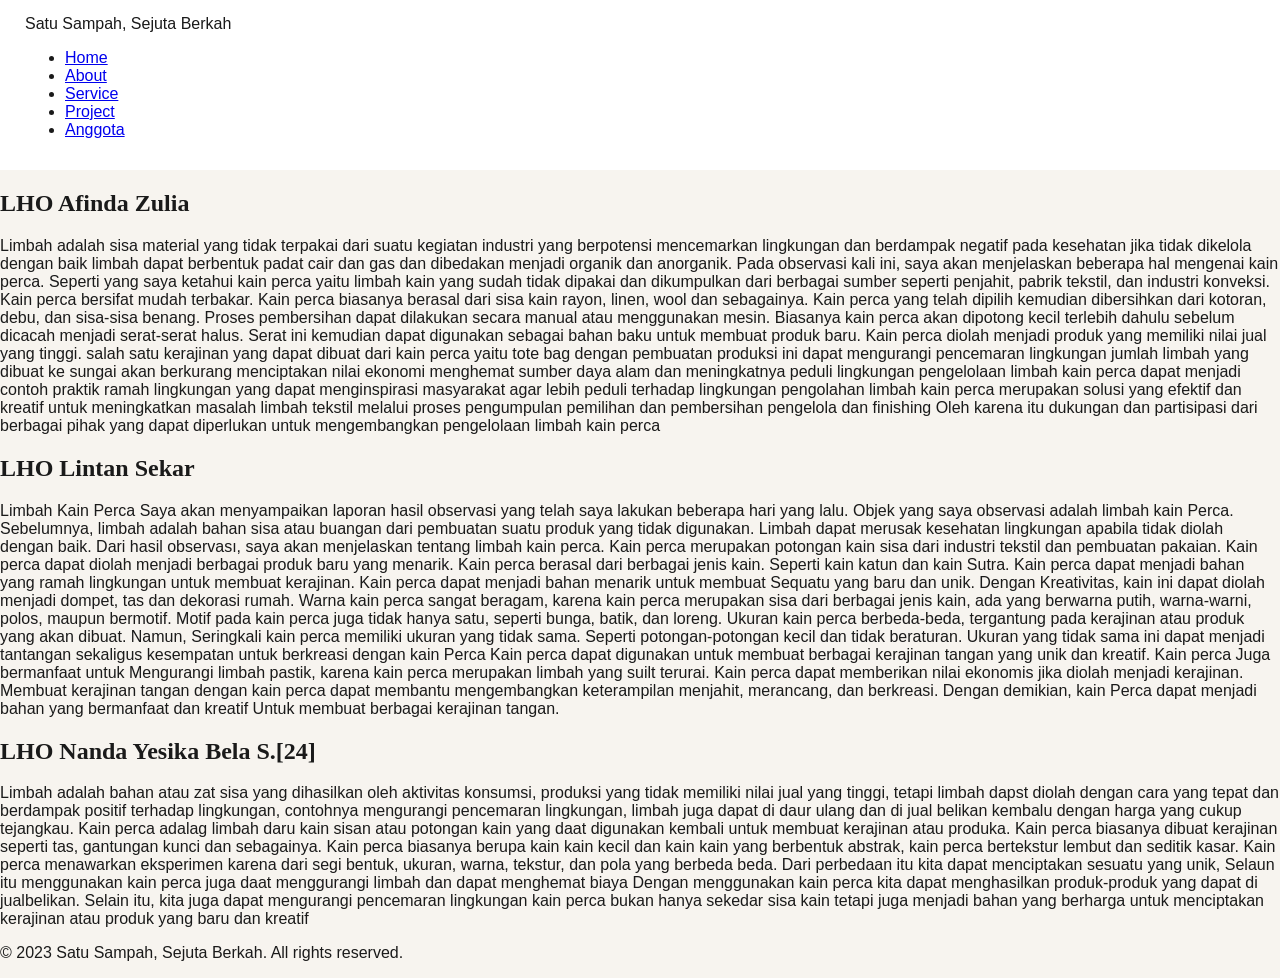
<file: bindonesia.html>
<!DOCTYPE html>
<html lang="id">
<head>
    <meta charset="UTF-8">
    <meta name="viewport" content="width=device-width, initial-scale=1.0">
    <title>LHO bindonesia - Satu Sampah, Sejuta Berkah</title>
    <link rel="stylesheet" href="style.css">
</head>
<body>
    <!-- Navbar -->
    <nav class="navbar">
        <div class="container">
            <div class="logo">Satu Sampah, Sejuta Berkah</div>
            <ul class="nav-menu">
                <li><a href="index.html">Home</a></li>
                <li><a href="index.html#about">About</a></li>
                <li><a href="index.html#service">Service</a></li>
                <li><a href="index.html#project">Project</a></li>
                <li><a href="index.html#anggota">Anggota</a></li>
            </ul>
        </div>
    </nav>

    <!-- Product Detail Section -->
    <section class="product-detail">
                </div>
            </div>

            <div class="product-content">
                <h2>LHO Afinda Zulia</h2>
                <p>
    Limbah adalah sisa material yang tidak terpakai
     dari suatu kegiatan industri yang berpotensi mencemarkan lingkungan dan berdampak negatif pada kesehatan jika tidak dikelola dengan baik limbah dapat berbentuk padat cair dan gas dan dibedakan menjadi organik dan anorganik.
  Pada observasi kali ini, saya akan menjelaskan 
  beberapa hal mengenai kain perca. Seperti yang saya ketahui kain perca yaitu limbah kain yang sudah tidak dipakai dan dikumpulkan dari berbagai sumber seperti penjahit, pabrik tekstil, dan industri konveksi. Kain perca bersifat mudah terbakar. Kain perca biasanya berasal dari sisa kain rayon, linen, wool dan sebagainya.
  Kain perca yang telah dipilih kemudian
   dibersihkan dari kotoran, debu, dan sisa-sisa benang. Proses pembersihan dapat dilakukan secara manual atau menggunakan mesin. Biasanya kain perca akan dipotong kecil terlebih dahulu sebelum dicacah menjadi serat-serat halus. Serat ini kemudian dapat digunakan sebagai bahan baku untuk membuat produk baru. Kain perca diolah menjadi produk yang memiliki nilai jual yang tinggi.  
  salah satu kerajinan yang dapat dibuat dari kain perca yaitu tote bag dengan pembuatan produksi ini dapat mengurangi pencemaran lingkungan jumlah limbah yang dibuat ke sungai akan berkurang menciptakan nilai ekonomi menghemat sumber daya alam dan meningkatnya peduli lingkungan 
pengelolaan limbah kain perca dapat menjadi contoh praktik ramah lingkungan yang dapat menginspirasi masyarakat agar lebih peduli terhadap lingkungan pengolahan limbah kain perca merupakan solusi yang efektif dan kreatif untuk meningkatkan masalah limbah tekstil melalui proses pengumpulan pemilihan dan pembersihan pengelola dan finishing Oleh karena itu dukungan dan partisipasi dari berbagai pihak yang dapat diperlukan untuk
 mengembangkan pengelolaan limbah kain perca
</p>
<h2> LHO Lintan Sekar</h2>
<p>Limbah Kain Perca  
Saya akan menyampaikan laporan hasil observasi yang telah saya lakukan beberapa hari yang lalu. Objek yang saya observasi adalah limbah kain Perca. Sebelumnya, limbah adalah bahan sisa atau buangan dari pembuatan suatu produk yang tidak digunakan. Limbah dapat merusak kesehatan lingkungan apabila tidak diolah dengan baik. Dari hasil observası, saya akan menjelaskan tentang limbah kain perca.

Kain perca
 merupakan 
 potongan kain sisa dari industri tekstil dan pembuatan pakaian. Kain perca dapat diolah menjadi berbagai produk baru yang menarik. Kain perca berasal dari berbagai jenis kain. Seperti kain katun dan kain Sutra. Kain perca dapat menjadi bahan yang ramah lingkungan untuk membuat kerajinan. Kain perca dapat menjadi bahan menarik untuk membuat Sequatu yang baru dan unik. Dengan Kreativitas, kain ini dapat diolah menjadi dompet, tas dan dekorasi rumah. 

Warna kain perca 
sangat beragam,
 karena kain perca merupakan sisa dari berbagai jenis kain, ada yang berwarna putih, warna-warni, polos, maupun bermotif. Motif pada kain perca juga tidak hanya satu, seperti bunga, batik, dan loreng. Ukuran kain perca berbeda-beda, tergantung pada kerajinan atau produk yang akan dibuat. Namun, Seringkali kain perca memiliki ukuran yang tidak sama. Seperti potongan-potongan kecil dan tidak beraturan. Ukuran yang tidak sama ini dapat menjadi tantangan sekaligus kesempatan untuk berkreasi dengan kain Perca 

Kain perca dapat digunakan untuk membuat berbagai kerajinan tangan yang unik dan kreatif. Kain perca Juga bermanfaat untuk Mengurangi limbah pastik, karena kain perca merupakan limbah yang suilt terurai. Kain perca dapat memberikan nilai ekonomis jika diolah menjadi kerajinan. Membuat kerajinan tangan dengan kain perca dapat membantu mengembangkan keterampilan menjahit, merancang, dan berkreasi. Dengan demikian, kain Perca dapat menjadi bahan yang bermanfaat dan kreatif Untuk membuat berbagai kerajinan tangan.
</p>
<h2>LHO Nanda Yesika Bela S.[24]</h2>
<P>Limbah adalah bahan atau zat sisa yang dihasilkan oleh aktivitas konsumsi, produksi yang tidak memiliki nilai jual yang tinggi, tetapi limbah dapst diolah dengan cara yang tepat dan berdampak positif terhadap lingkungan, contohnya mengurangi pencemaran lingkungan, limbah juga dapat di daur ulang dan di jual belikan kembalu dengan harga yang cukup tejangkau.

Kain perca adalag limbah daru kain sisan atau potongan kain yang daat digunakan kembali untuk membuat kerajinan atau produka. Kain perca biasanya dibuat kerajinan seperti tas, gantungan kunci dan sebagainya.
Kain perca biasanya berupa kain kain kecil dan kain kain yang berbentuk abstrak, kain perca bertekstur lembut dan seditik kasar.


Kain perca menawarkan eksperimen karena dari segi bentuk, ukuran, warna, tekstur, dan pola yang berbeda beda. Dari perbedaan itu kita dapat menciptakan sesuatu yang unik, Selaun itu menggunakan kain perca juga daat menggurangi limbah dan dapat menghemat biaya


Dengan menggunakan kain perca kita dapat menghasilkan produk-produk yang dapat di jualbelikan. Selain itu, kita juga dapat mengurangi pencemaran lingkungan kain perca bukan hanya sekedar sisa kain tetapi juga menjadi bahan yang berharga untuk menciptakan kerajinan atau produk yang baru dan kreatif</P>

    </section>

    <!-- Footer -->
    <footer class="footer">
        <div class="container">
            <p>&copy; 2023 Satu Sampah, Sejuta Berkah. All rights reserved.</p>
        </div>
    </footer>
</body>
</html>
</file>
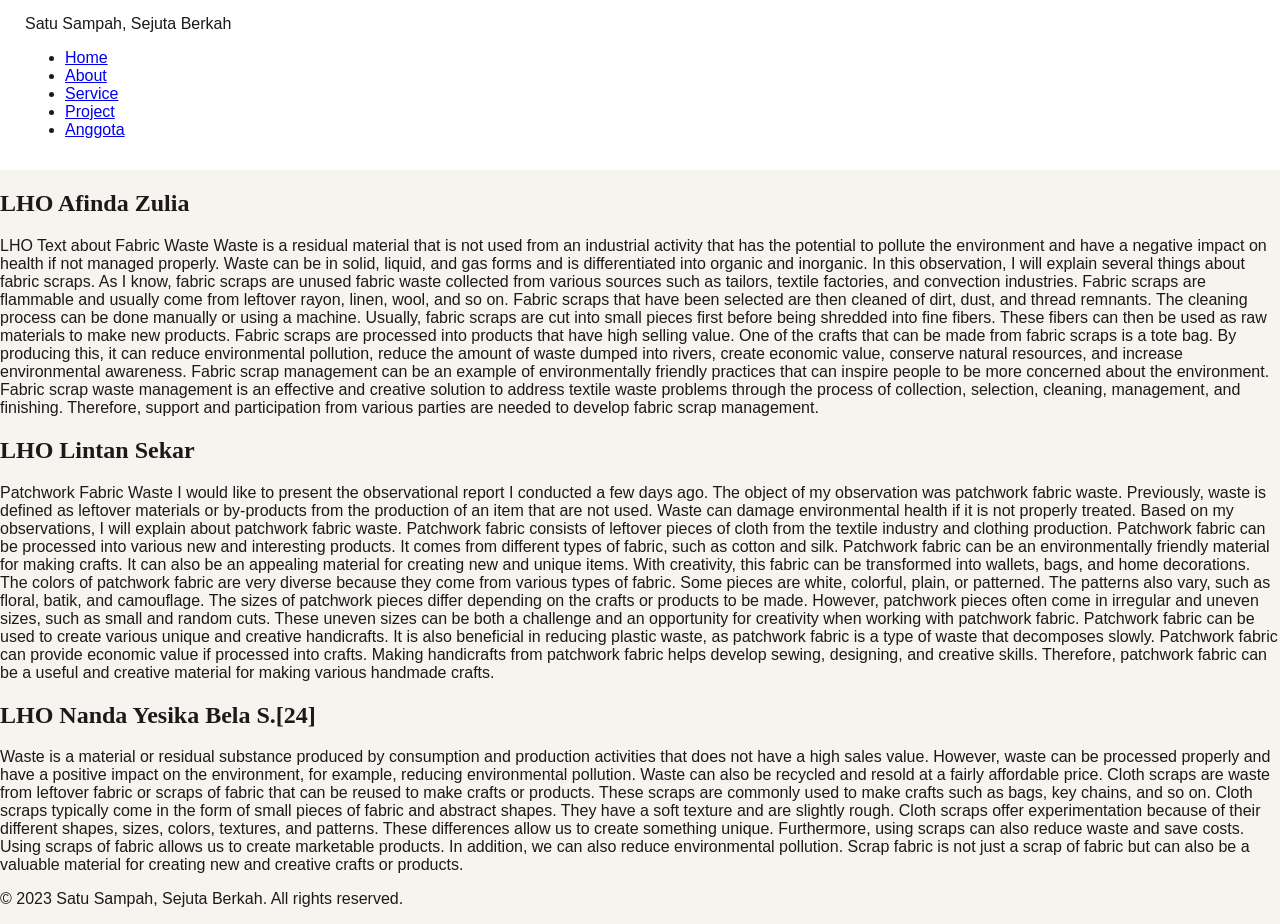
<file: binggris.html>
<!DOCTYPE html>
<html lang="id">
<head>
    <meta charset="UTF-8">
    <meta name="viewport" content="width=device-width, initial-scale=1.0">
    <title>LHO binggris - Satu Sampah, Sejuta Berkah</title>
    <link rel="stylesheet" href="style.css">
</head>
<body>
    <!-- Navbar -->
    <nav class="navbar">
        <div class="container">
            <div class="logo">Satu Sampah, Sejuta Berkah</div>
            <ul class="nav-menu">
                <li><a href="index.html">Home</a></li>
                <li><a href="index.html#about">About</a></li>
                <li><a href="index.html#service">Service</a></li>
                <li><a href="index.html#project">Project</a></li>
                <li><a href="index.html#anggota">Anggota</a></li>
            </ul>
        </div>
    </nav>

    <!-- Product Detail Section -->
    <section class="product-detail">
                </div>
            </div>

            <div class="product-content">
                <h2>LHO Afinda Zulia</h2>
                <p>LHO Text about Fabric Waste

Waste is a residual material that is not used from an industrial activity that has the potential to pollute the environment and have a negative impact on health if not managed properly. Waste can be in solid, liquid, and gas forms and is differentiated into organic and inorganic.

In this observation, I will explain several things about fabric scraps. As I know, fabric scraps are unused fabric waste collected from various sources such as tailors, textile factories, and convection industries. Fabric scraps are flammable and usually come from leftover rayon, linen, wool, and so on.

Fabric scraps that have been selected are then cleaned of dirt, dust, and thread remnants. The cleaning process can be done manually or using a machine. Usually, fabric scraps are cut into small pieces first before being shredded into fine fibers. These fibers can then be used as raw materials to make new products.

Fabric scraps are processed into products that have high selling value. One of the crafts that can be made from fabric scraps is a tote bag. By producing this, it can reduce environmental pollution, reduce the amount of waste dumped into rivers, create economic value, conserve natural resources, and increase environmental awareness.

Fabric scrap management can be an example of environmentally friendly practices that can inspire people to be more concerned about the environment. Fabric scrap waste management is an effective and creative solution to address textile waste problems through the process of collection, selection, cleaning, management, and finishing. Therefore, support and participation from various parties are needed to develop fabric scrap management.
</p>
<h2> LHO Lintan Sekar</h2>
<p>Patchwork Fabric Waste

I would like to present the observational report I conducted a few days ago. The object of my observation was patchwork fabric waste. Previously, waste is defined as leftover materials or by-products from the production of an item that are not used. Waste can damage environmental health if it is not properly treated. Based on my observations, I will explain about patchwork fabric waste.

Patchwork fabric consists of leftover pieces of cloth from the textile industry and clothing production. Patchwork fabric can be processed into various new and interesting products. It comes from different types of fabric, such as cotton and silk. Patchwork fabric can be an environmentally friendly material for making crafts. It can also be an appealing material for creating new and unique items. With creativity, this fabric can be transformed into wallets, bags, and home decorations.

The colors of patchwork fabric are very diverse because they come from various types of fabric. Some pieces are white, colorful, plain, or patterned. The patterns also vary, such as floral, batik, and camouflage. The sizes of patchwork pieces differ depending on the crafts or products to be made. However, patchwork pieces often come in irregular and uneven sizes, such as small and random cuts. These uneven sizes can be both a challenge and an opportunity for creativity when working with patchwork fabric.

Patchwork fabric can be used to create various unique and creative handicrafts. It is also beneficial in reducing plastic waste, as patchwork fabric is a type of waste that decomposes slowly. Patchwork fabric can provide economic value if processed into crafts. Making handicrafts from patchwork fabric helps develop sewing, designing, and creative skills. Therefore, patchwork fabric can be a useful and creative material for making various handmade crafts.
<h2>LHO Nanda Yesika Bela S.[24]</h2>
<P>Waste is a material or residual substance produced by consumption and production activities that does not have a high sales value. However, waste can be processed properly and have a positive impact on the environment, for example, reducing environmental pollution. Waste can also be recycled and resold at a fairly affordable price.

Cloth scraps are waste from leftover fabric or scraps of fabric that can be reused to make crafts or products. These scraps are commonly used to make crafts such as bags, key chains, and so on.
Cloth scraps typically come in the form of small pieces of fabric and abstract shapes. They have a soft texture and are slightly rough.

Cloth scraps offer experimentation because of their different shapes, sizes, colors, textures, and patterns. These differences allow us to create something unique. Furthermore, using scraps can also reduce waste and save costs.

Using scraps of fabric allows us to create marketable products. In addition, we can also reduce environmental pollution. Scrap fabric is not just a scrap of fabric but can also be a valuable material for creating new and creative crafts or products.</P>

    </section>

    <!-- Footer -->
    <footer class="footer">
        <div class="container">
            <p>&copy; 2023 Satu Sampah, Sejuta Berkah. All rights reserved.</p>
        </div>
    </footer>
</body>
</html>
</file>
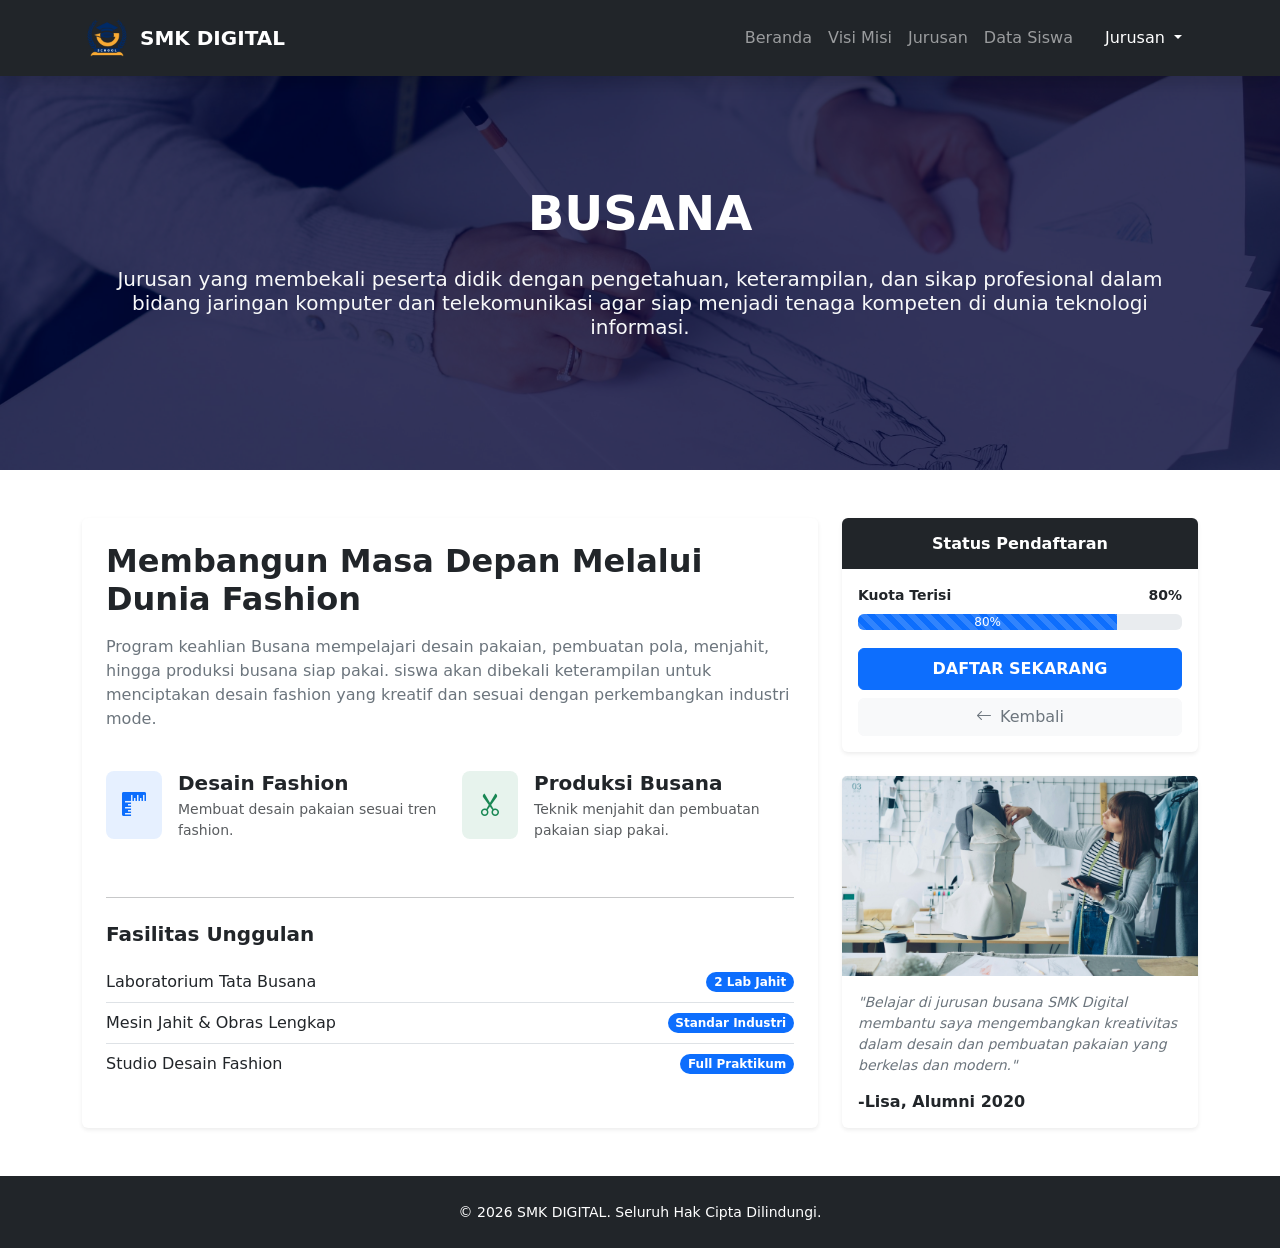
<file: busana.html>
<!DOCTYPE html>
<html lang="en">
<head>
    <meta charset="UTF-8">
    <meta name="viewport" content="width=device-width, initial-scale=1.0">
    <meta http-equiv="X-UA-Compatible" content="ie=edge">
    <title>BUSANA - SMK DIGITAL</title>
    
    <link href="https://cdn.jsdelivr.net/npm/bootstrap@5.3.8/dist/css/bootstrap.min.css" rel="stylesheet"/>
    <link rel="stylesheet" href="https://cdn.jsdelivr.net/npm/bootstrap-icons@1.11.1/font/bootstrap-icons.css"/>
    
    <style>
        body {
            padding-top: 70px;
        }
        .hero {
            background-image: url("busana1.jpg");
            background-size: cover;
            background-position: center;
            background-repeat: no-repeat;
            height: 400px;
            width: 100%;
            position: relative;
        }
        .overlay {
            background-color: rgba(0, 0, 50, 0.75);
            position: absolute;
            top: 0;
            left: 0;
            width: 100%;
            height: 100%;
            display: flex;
            align-items: center;
            justify-content: center;
            padding: 20px;
        }
        @media (max-width: 576px) {
            .hero {
                height: 350px;
            }
            .hero h1 {
                font-size: 1.8rem;
            }
            .hero p {
                font-size: 1rem;
            }
        }
    </style>
</head>
<body>
    <nav class="navbar navbar-expand-lg navbar-dark bg-dark shadow fixed-top">
        <div class="container">
            <a class="navbar-brand fw-bold d-flex align-items-center" href="#">
                <img src="logo.png" alt="" class="rounded-circle me-2" width="50" height="50">
                SMK DIGITAL
            </a>

            <button class="navbar-toggler" type="button" data-bs-toggle="collapse" data-bs-target="#navbarNav">
                <span class="navbar-toggler-icon"></span>
            </button>

            <div class="collapse navbar-collapse" id="navbarNav">
                <ul class="navbar-nav ms-auto align-items-center">
                    <li class="nav-item"><a class="nav-link" href="
                    index.html#home">Beranda</a></li>
                    <li class="nav-item"><a class="nav-link" href="index2.html#visi">Visi Misi</a></li>
                    <li class="nav-item"><a class="nav-link" href="index2.html#jurusan">Jurusan</a></li>
                    <li class="nav-item"><a class="nav-link" href="index2.html#data">Data Siswa</a></li>
                    <li class="nav-item dropdown">
                        <a class="nav-link dropdown-toggle btn btn-dark text-white px-3 ms-lg-2" href="#" id="navbarDropdown" role="button" data-bs-toggle="dropdown" aria-expanded="false">
                            Jurusan
                        </a>
                        <ul class="dropdown-menu dropdown-menu-end" aria-labelledby="navbarDropdown">
                            <li><a class="dropdown-item" href="pplg.html">PPLG</a></li>
                            <li><a class="dropdown-item" href="tjkt.html">TJKT</a></li>
                            <li><a class="dropdown-item" href="kuliner.html">Kuliner</a></li>
                            <li><a class="dropdown-item" href="busana.html">Busana</a></li>
                            <li><a class="dropdown-item" href="otomotif.html">Otomotif</a></li> <hr>
                             <li><a class="dropdown-item" href="index2.html#jurusan">Lihat Semua</a></li>
                        </ul>
                    </li>
                </ul>
            </div>
        </div>
    </nav>

    <div class="hero" id="home">
        <div class="overlay text-center">
            <div class="container text-white">
                <h1 class="display-5 fw-bold">BUSANA
                <p class="lead text-light mt-4">Jurusan yang membekali peserta didik dengan pengetahuan, keterampilan, dan sikap profesional dalam bidang jaringan komputer dan telekomunikasi agar siap menjadi tenaga kompeten di dunia teknologi informasi.</p>
            </div>
        </div>
    </div>
    
    <div class="container my-5">
      <div class="row g-4">
        <div class="col-lg-8">
          <div class="card border-0 shadow-sm p-4 h-100">
            <h2 class="fw-bold mb-3">Membangun Masa Depan Melalui Dunia Fashion</h2>
            <p class="text-secondary">Program keahlian Busana mempelajari desain pakaian, pembuatan pola, menjahit, hingga produksi busana siap pakai. siswa akan dibekali keterampilan untuk menciptakan desain fashion yang kreatif dan sesuai dengan perkembangkan industri mode.</p>
            
            <div class="row mt-4">
              <div class="col-md-6 mb-3">
                <div class="d-flex align-items-start">
                  <div class="bg-primary bg-opacity-10 p-3 rounded-3 me-3 text-primary"> <i class="bi-rulers fs-4"></i></div>
                  <div>
                      <h5 class="fw-bold mb-1">Desain Fashion</h5>
                      <p class="small text-muted">Membuat desain pakaian sesuai tren fashion.</p>
                </div>
              </div>
            </div>
            <div class="col-md-6 mb-3">
              <div class="d-flex align-items-start">
                <div class="bg-success bg-opacity-10 p-3 rounded-3 me-3 text-success">
                  <i class="bi-scissors
                  fs-4"></i>
                </div>
                <div>
                  <h5 class="fw-bold mb-1">Produksi Busana</h5>
                  <p class="small text-muted">Teknik menjahit dan pembuatan pakaian siap pakai.</p>
                </div>
              </div>
            </div>
          </div>
          <hr class="my-4">
          <h5 class="fw-bold mb-3">Fasilitas Unggulan</h5>
          <ul class="list-group list-group-flush">
            <li class="list-group-item d-flex justify-content-between align-items-center px-0">Laboratorium Tata Busana
            <span class="badge bg-primary rounded-pill">2 Lab Jahit</span>
            </li>
               <li class="list-group-item d-flex justify-content-between align-items-center px-0">Mesin Jahit & Obras Lengkap
            <span class="badge bg-primary rounded-pill">Standar Industri</span>
            </li>
             <li class="list-group-item d-flex justify-content-between align-items-center px-0">
               Studio Desain Fashion
            <span class="badge bg-primary rounded-pill">Full Praktikum</span>
            </li>
          </ul>
        </div>
      </div>
      <div class="col-lg-4">
        <div class="card border-0 shadow-sm mb-4 overflow-hidden">
          <div class="bg-dark text-white p-3 text-center">
            <h6 class="mb-0 fw-bold">Status Pendaftaran</h6>
          </div>
          <div class="card-body">
            <div class="d-flex justify-content-between mb-2">
              <small class="fw-bold">Kuota Terisi</small>
              <small class="fw-bold">80%</small>
            </div>
            <div class="progress-mb-4" style="height: 10px;">
              <div class="progress-bar progress-bar-striped progress-bar-animated" role="progressbar" style="width: 80%"></div>
               <div class="progress mb-2"><div class="progress-bar progress-bar-striped progress-bar-animated" style="width: 80%"> 80% </div></div>
                </div>
            <a href="#" class="btn btn-primary w-100 fw-bold py-2 mv-2 mt-4 mb-2" data-bs-toggle="modal" data-bs-target="#exampleModal">DAFTAR SEKARANG</a>
           <div class="modal fade" id="exampleModal" tabindex="-1" aria-labelledby="exampleModalLabel" aria-hidden="true">
        <div class="modal-dialog">
            <div class="modal-content">
            <div class="modal-header bg-primary">
                <h1 class="modal-title fs-5 bg-primary text-white" id="exampleModalLabel"><i class="bi bi-person-fill-add" style="margin-right: 10px;"></i>Tambah Siswa Baru</h1>
                <button type="button" class="btn-close" data-bs-dismiss="modal" aria-label="Close"></button>
            </div>
            <div class="modal-body">
              <form>
           <div class="mb-3">
            <label for="disabledTextInput" class="form-label fw-bold">Nama Lengkap</label>
            <input type="text" id="disabledTextInput" class="form-control" placeholder="Masukkan Nama Anda...">
            </div>
            <div class="mb-3">
            <label for="disabledTextInput" class="form-label fw-bold">NISN</label>
            <input type="text" id="disabledTextInput" class="form-control" placeholder="Masukkan NISN Anda...">
            </div>
             <div class="mb-3">
            <label for="disabledTextInput" class="form-label fw-bold">Tempat Tanggal Lahir</label>
            <input type="text" id="disabledTextInput" class="form-control" placeholder="Contoh : Semarang, 23 Juni 2009">
            </div>
            <div class="mb-3">
            <label for="disabledSelect" class="form-label fw-bold">Jenis Jalur Pendaftaran</label>
            <select id="disabledSelect" class="form-select" placeholder="Pilih Jalur...">
                <option>Pilih Jalur...</option>
                <option>Prestasi</option>
                <option>Domisili</option>
                <option>Afirmasi</option>
                <option>Mutasi</option>
            </select>
            </div>
            <div class="mb-3">
            <label for="formFile" class="form-label fw-bold">Foto Siswa</label>
            <input class="form-control" type="file" id="formFile">
            <div id="passwordHelpBlock" class="form-text">
            Format: JPG, PNG (Maks 5MB)
            </div>
            </div>
            </form>
            </div>
            <div class="modal-footer">
                <button type="button" class="btn btn-secondary" data-bs-dismiss="modal">Batal</button>
                <button type="button" class="btn btn-primary" onclick="alert('Pendaftaran Sukses!🎉 Jangan lupa daftar ulang ke sekolah ya!')">Daftar</button>
            </div>
            </div>
        </div>
        </div>
             <button onclick="location.href='index2.html#busana'" class="btn btn-light w-100 text-secondary small"> <i class="bi bi-arrow-left me-2"></i>Kembali</button>
          </div>
        </div>
        <div class="card border-0 shadow-sm"><img src="busana2.jpg" class="card-img-top" alt="Jurusan busana">
        
        <div class="card-body">
          <p class="fst-italic text-secondary small">​​"Belajar di jurusan busana SMK Digital membantu saya mengembangkan kreativitas dalam desain dan pembuatan pakaian yang berkelas dan modern."</p>
            <h6 class="fw-bold mb-0">-Lisa, Alumni 2020</h6>
        </div>
        </div>
      </div>
    </div>
    </div>
    
    <footer class="bg-dark text-white text-center py-4 mt-5">
      <div class="container">
        <small>&copy; 2026 SMK DIGITAL. Seluruh Hak Cipta Dilindungi.</small>
      </div>
    </footer>
    

    <script src="https://cdn.jsdelivr.net/npm/bootstrap@5.3.0/dist/js/bootstrap.bundle.min.js"></script>
</body>
</html>
</file>
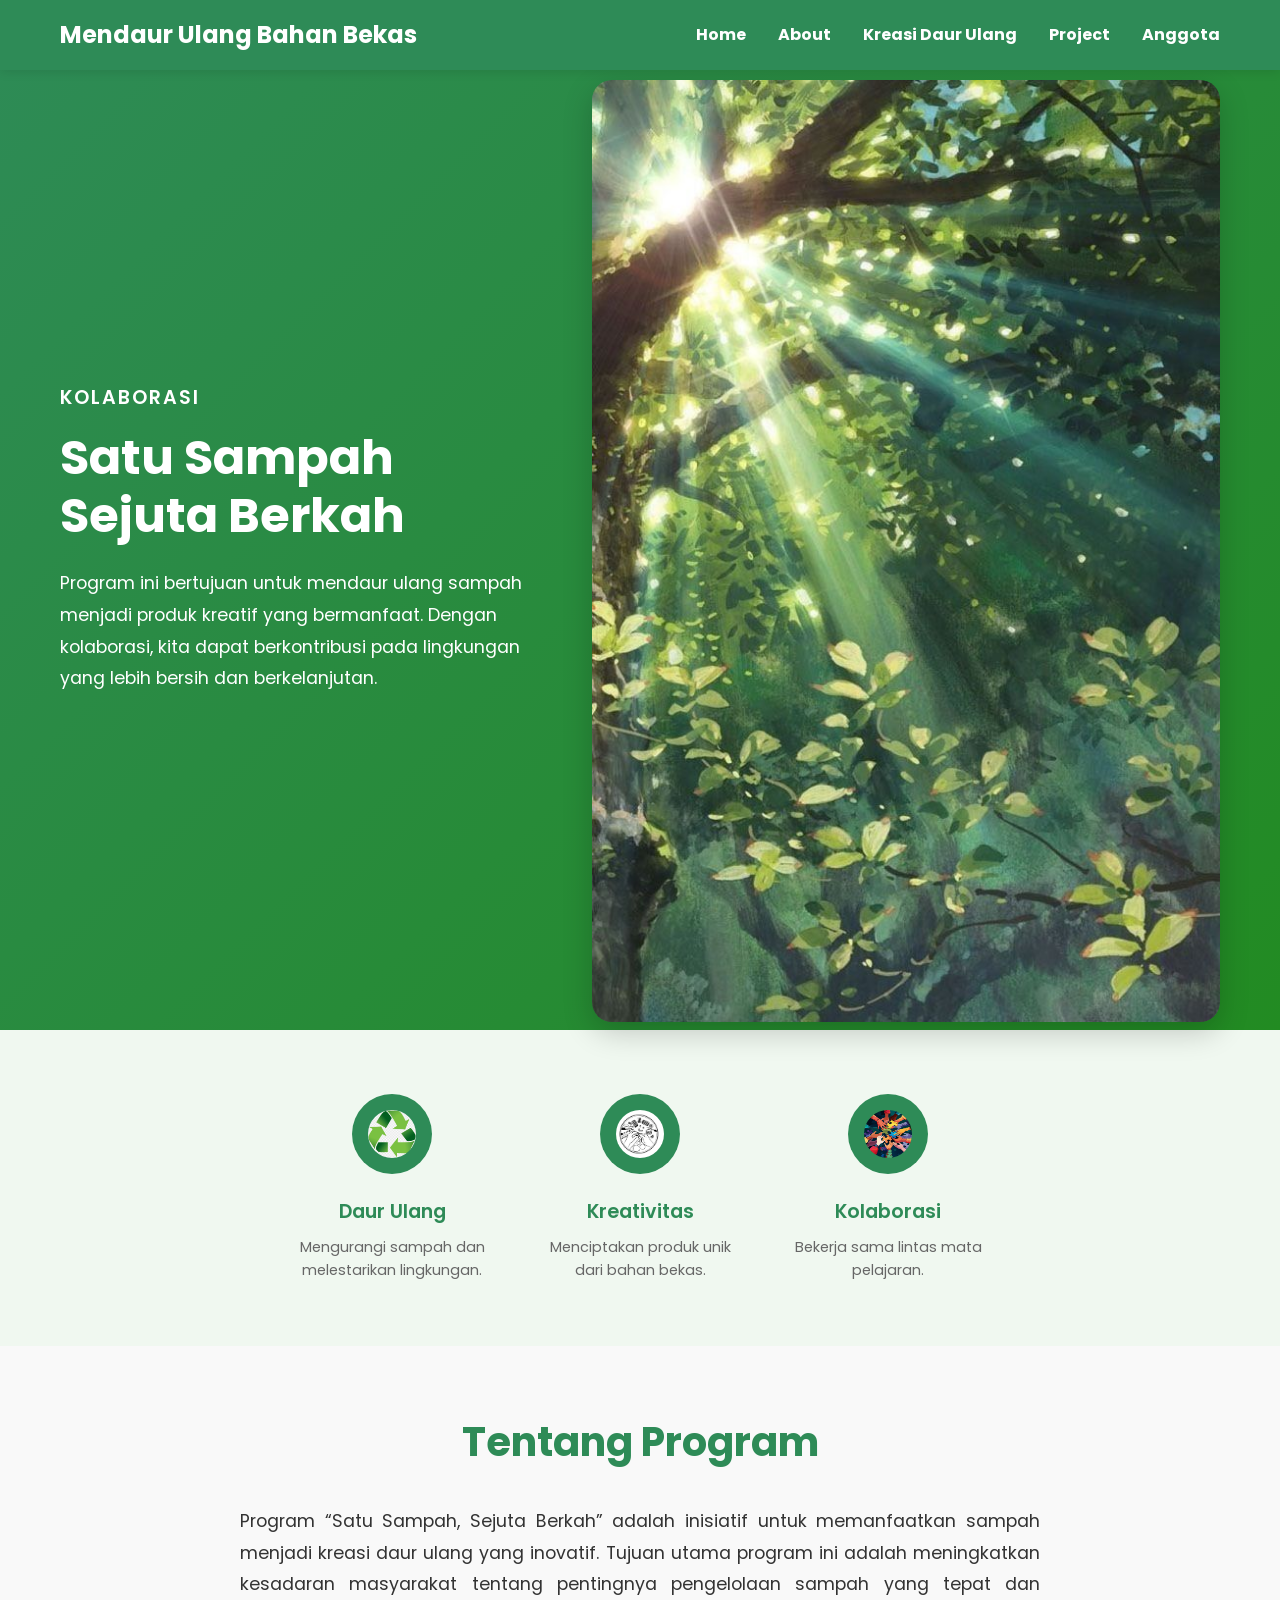
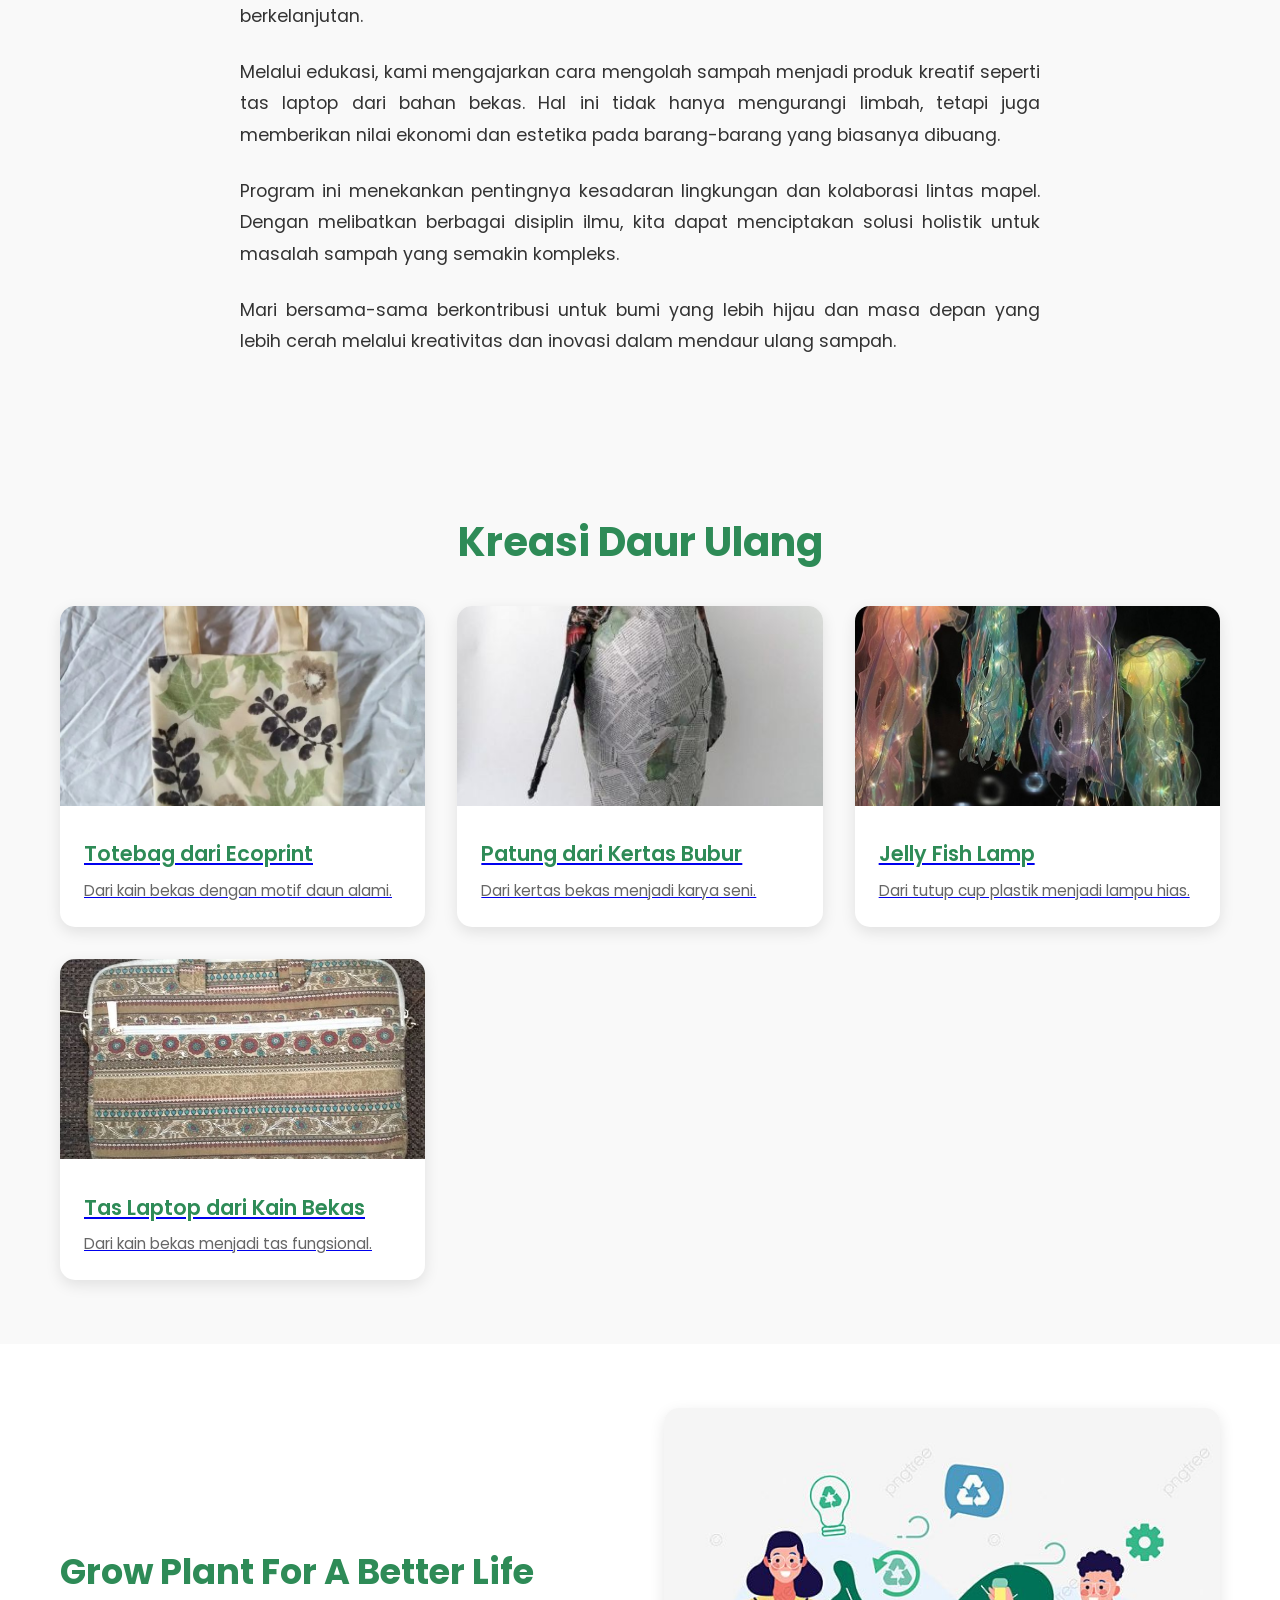
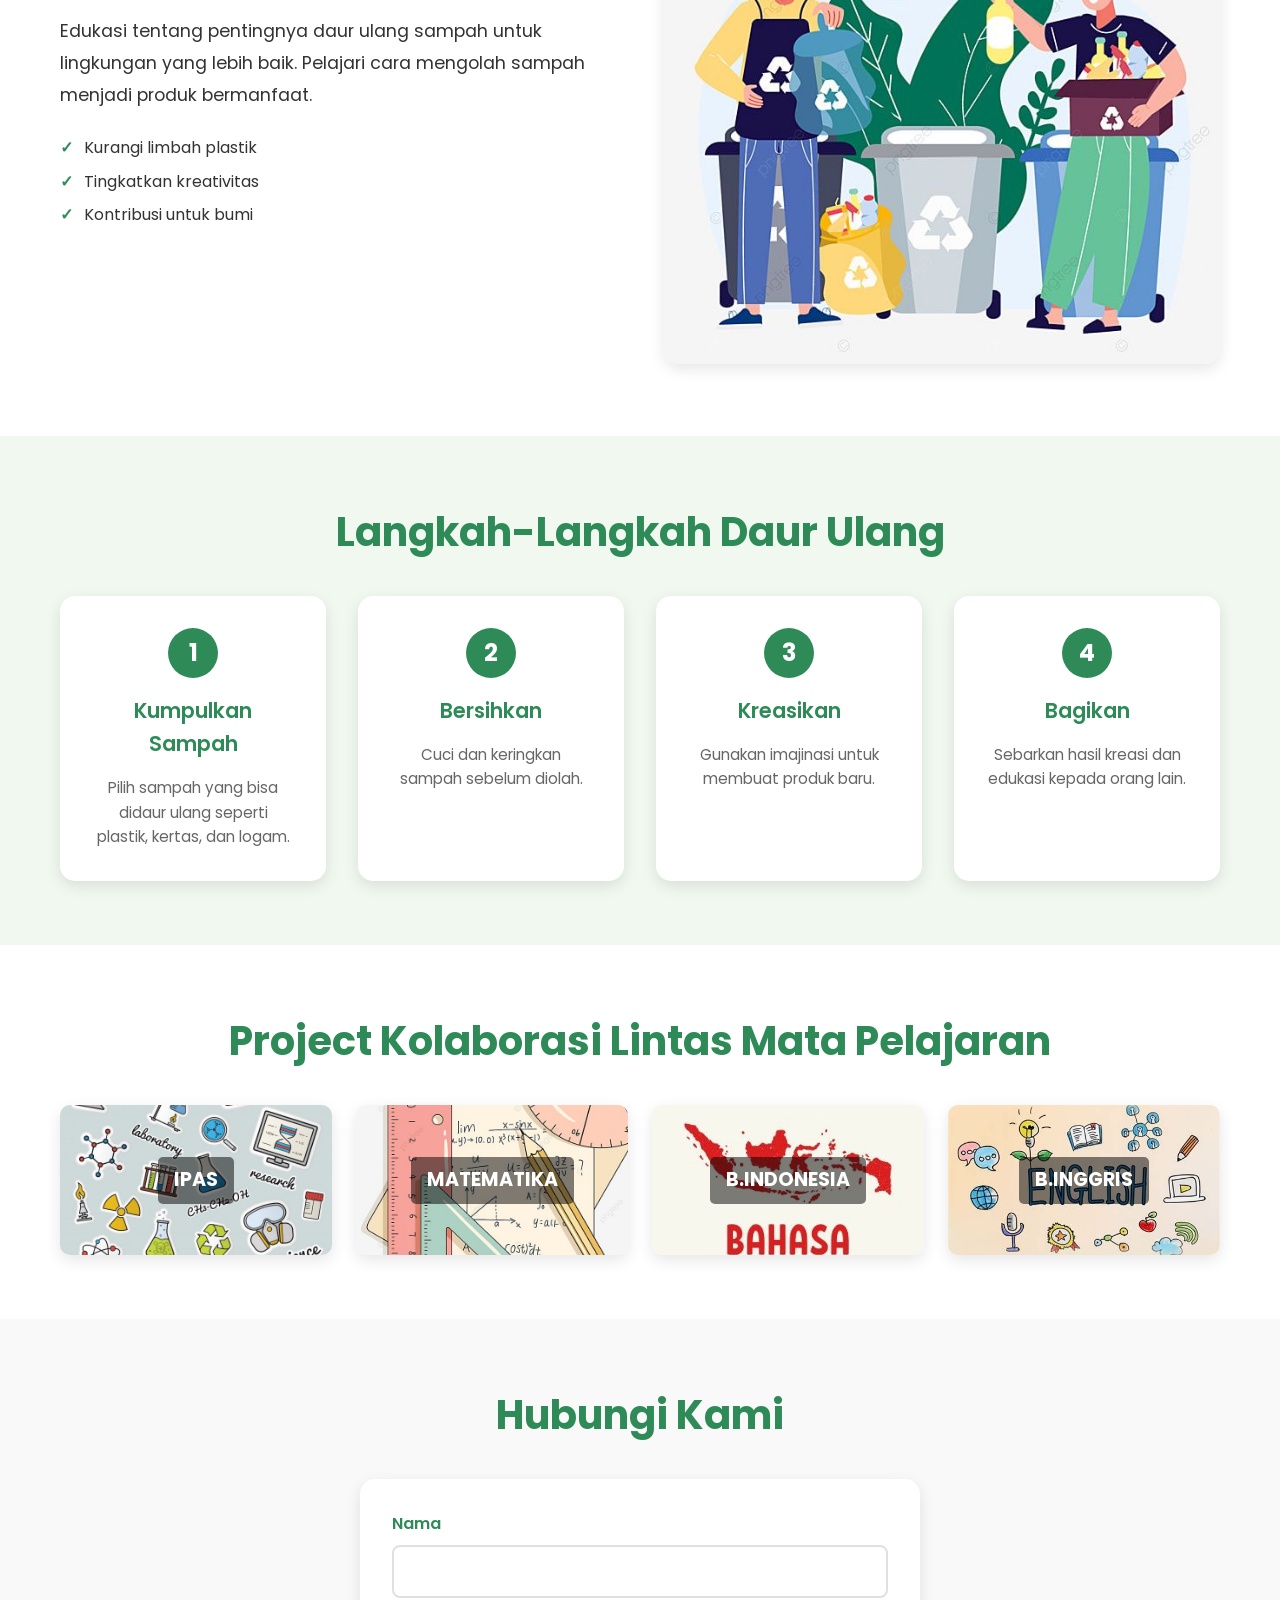
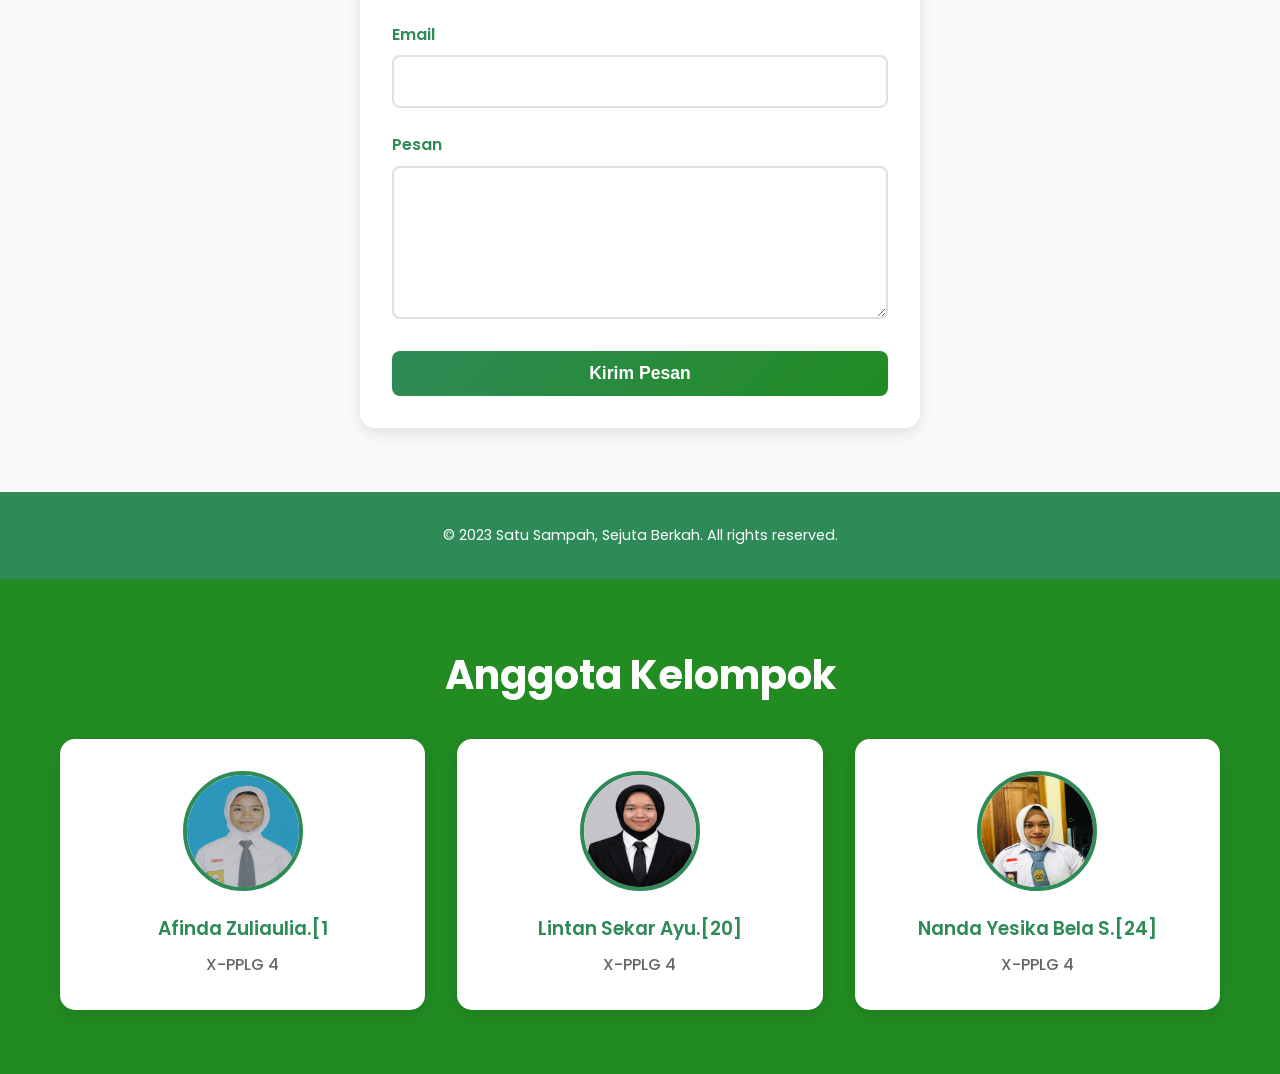
<file: index-2.html>
<!DOCTYPE html>
<html lang="id">
<head>
    <meta charset="UTF-8">
    <meta name="viewport" content="width=device-width, initial-scale=1.0">
    <title>Satu Sampah, Sejuta Berkah</title>
    <link rel="stylesheet" href="styles.css">
</head>
<body>
    <!-- Navbar -->
    <nav class="navbar">
        <div class="container">
            <div class="logo">Mendaur Ulang Bahan Bekas</div>
            <ul class="nav-menu">
                <li><a href="#home">Home</a></li>
                <li><a href="#about">About</a></li>
                <li><a href="#kreasi">Kreasi Daur Ulang</a></li>
                <li><a href="#project">Project</a></li>
                <li><a href="#anggota">Anggota</a></li>
            </ul>
        </div>
    </nav>

    <!-- Hero Section -->
    <section id="home" class="hero">
        <div class="container">
            <div class="hero-content">
                <h1 class="hero-subtitle">KOLABORASI</h1>
                <h2 class="hero-title">Satu Sampah Sejuta Berkah</h2>
                <p class="hero-text">
                    Program ini bertujuan untuk mendaur ulang sampah menjadi produk kreatif yang bermanfaat. Dengan kolaborasi, kita dapat berkontribusi pada lingkungan yang lebih bersih dan berkelanjutan.
                </p>
            </div>
            <div class="hero-image">
                <img src="background.jpg" alt="Ilustrasi Lingkungan">
            </div>
        </div>
    </section>

    <!-- Benefits Section -->
    <section class="benefits">
        <div class="container">
            <div class="benefits-grid">
                <div class="benefit-item">
                    <img src="daur ulang (2).jpg" alt="Benefit 1">
                    <h3>Daur Ulang</h3>
                    <p>Mengurangi sampah dan melestarikan lingkungan.</p>
                </div>
                <div class="benefit-item">
                    <img src="kreativitas.jpg" alt="Benefit 2">
                    <h3>Kreativitas</h3>
                    <p>Menciptakan produk unik dari bahan bekas.</p>
                </div>
                <div class="benefit-item">
                    <img src="kolaborai.jpeg" alt="Benefit 3">
                    <h3>Kolaborasi</h3>
                    <p>Bekerja sama lintas mata pelajaran.</p>
                </div>
            </div>
        </div>
    </section>

    <!-- About Section -->
    <section id="about" class="about">
        <div class="container">
            <h2 class="section-title">Tentang Program</h2>
            <p>
                Program “Satu Sampah, Sejuta Berkah” adalah inisiatif untuk memanfaatkan sampah menjadi kreasi daur ulang yang inovatif. Tujuan utama program ini adalah meningkatkan kesadaran masyarakat tentang pentingnya pengelolaan sampah yang tepat dan berkelanjutan.
            </p>
            <p>
                Melalui edukasi, kami mengajarkan cara mengolah sampah menjadi produk kreatif seperti tas laptop dari bahan bekas. Hal ini tidak hanya mengurangi limbah, tetapi juga memberikan nilai ekonomi dan estetika pada barang-barang yang biasanya dibuang.
            </p>
            <p>
                Program ini menekankan pentingnya kesadaran lingkungan dan kolaborasi lintas mapel. Dengan melibatkan berbagai disiplin ilmu, kita dapat menciptakan solusi holistik untuk masalah sampah yang semakin kompleks.
            </p>
            <p>
                Mari bersama-sama berkontribusi untuk bumi yang lebih hijau dan masa depan yang lebih cerah melalui kreativitas dan inovasi dalam mendaur ulang sampah.
            </p>
        </div>
    </section>

    <!-- Products Section -->
    <section id="kreasi" class="products">
        <div class="container">
            <h2 class="section-title">Kreasi Daur Ulang</h2>
            <div class="products-grid">
                <a href="totebag.html" class="product-card">
                    <img src="ecoprint.jpg" alt="Totebag Ecoprint">
                    <h3>Totebag dari Ecoprint</h3>
                    <p>Dari kain bekas dengan motif daun alami.</p>
                </a>
                <a href="patung.html" class="product-card">
                    <img src="patung.jpg" alt="Patung Kertas Bubur">
                    <h3>Patung dari Kertas Bubur</h3>
                    <p>Dari kertas bekas menjadi karya seni.</p>
                </a>
                <a href="jellyfish.html" class="product-card">
                    <img src="jelly fish.jpg" alt="Jelly Fish Lamp">
                    <h3>Jelly Fish Lamp</h3>
                    <p>Dari tutup cup plastik menjadi lampu hias.</p>
                </a>
                <a href="taslaptop.html" class="product-card">
                    <img src="kain perca.jpg" alt="Tas Laptop Kain Bekas">
                    <h3>Tas Laptop dari Kain Bekas</h3>
                    <p>Dari kain bekas menjadi tas fungsional.</p>
                </a>
            </div>
        </div>
    </section>

    <!-- Education Section -->
    <section class="education">
        <div class="container">
            <div class="education-content">
                <h2>Grow Plant For A Better Life</h2>
                <p>
                    Edukasi tentang pentingnya daur ulang sampah untuk lingkungan yang lebih baik. Pelajari cara mengolah sampah menjadi produk bermanfaat.
                </p>
                <ul>
                    <li>Kurangi limbah plastik</li>
                    <li>Tingkatkan kreativitas</li>
                    <li>Kontribusi untuk bumi</li>
                </ul>
            </div>
            <div class="education-image">
                <img src="daur ulang.jpg" alt="Edukasi">
            </div>
        </div>
    </section>

    <!-- Steps Section -->
    <section class="steps">
        <div class="container">
            <h2 class="section-title">Langkah-Langkah Daur Ulang</h2>
            <div class="steps-grid">
                <div class="step-item">
                    <div class="step-number">1</div>
                    <h3>Kumpulkan Sampah</h3>
                    <p>Pilih sampah yang bisa didaur ulang seperti plastik, kertas, dan logam.</p>
                </div>
                <div class="step-item">
                    <div class="step-number">2</div>
                    <h3>Bersihkan</h3>
                    <p>Cuci dan keringkan sampah sebelum diolah.</p>
                </div>
                <div class="step-item">
                    <div class="step-number">3</div>
                    <h3>Kreasikan</h3>
                    <p>Gunakan imajinasi untuk membuat produk baru.</p>
                </div>
                <div class="step-item">
                    <div class="step-number">4</div>
                    <h3>Bagikan</h3>
                    <p>Sebarkan hasil kreasi dan edukasi kepada orang lain.</p>
                </div>
            </div>
        </div>
    </section>

    <!-- Project Kolaborasi Section -->
    <section id="project" class="project">
        <div class="container">
            <h2 class="section-title">Project Kolaborasi Lintas Mata Pelajaran</h2>
            <div class="project-grid">
                <a href="ipas.html" class="project-card" style="background-image: url('https://via.placeholder.com/400x300?text=IPAS');">
                    <img src="logo ipas.jpg" alt="IPAS">
                    <div class="card-content">IPAS</div>
                </a>
                <a href="matematika.html" class="project-card" style="background-image: url('https://via.placeholder.com/400x300?text=MATEMATIKA');">
                    <img src="logo mtk.jpg" alt="MATEMATIKA">
                    <div class="card-content">MATEMATIKA</div>
                </a>
                <a href="bindonesia.html" class="project-card" style="background-image: url('https://via.placeholder.com/400x300?text=B.INDONESIA');">
                    <img src="logo indo.jpg" alt="B.INDONESIA">
                    <div class="card-content">B.INDONESIA</div>
                </a>
                <a href="binggris.html" class="project-card" style="background-image: url('https://via.placeholder.com/400x300?text=B.INGGRIS');">
                    <img src="logo inggris.jpg" alt="B.INGGRIS">
                    <div class="card-content">B.INGGRIS</div>
                </a>
            </div>
        </div>
    </section>

    <!-- Contact Section -->
    <section id="contact" class="contact">
        <div class="container">
            <h2 class="section-title">Hubungi Kami</h2>
            <form class="contact-form">
                <div class="form-group">
                    <label for="nama">Nama</label>
                    <input type="text" id="nama" name="nama" required>
                </div>
                <div class="form-group">
                    <label for="email">Email</label>
                    <input type="email" id="email" name="email" required>
                </div>
                <div class="form-group">
                    <label for="pesan">Pesan</label>
                    <textarea id="pesan" name="pesan" rows="5" required></textarea>
                </div>
                <button type="submit" class="btn-submit">Kirim Pesan</button>
            </form>
        </div>
    </section>



    <!-- Footer -->
    <footer class="footer">
        <div class="container">
            <p>&copy; 2023 Satu Sampah, Sejuta Berkah. All rights reserved.</p>
        </div>
    </footer>

    <!-- Anggota Kelompok Section -->
    <section id="anggota" class="anggota">
        <div class="container">
            <h2 class="section-title">Anggota Kelompok</h2>
            <div class="anggota-grid">
                <div class="anggota-card">
                    <img src="afinda.jpeg" alt="Anggota 1">
                    <h3>Afinda Zuliaulia.[1</h3>
                    <p>X-PPLG 4</p>
                </div>
                <div class="anggota-card">
                    <img src="lintan.jpeg" alt="Anggota 2">
                    <h3>Lintan Sekar Ayu.[20]</h3>
                    <p>X-PPLG 4</p>
                </div>
                <div class="anggota-card">
                    <img src="bella.jpeg" alt="Anggota 3">
                    <h3>Nanda Yesika Bela S.[24]</h3>
                    <p>X-PPLG 4</p>
                </div>
            </div>
        </div>
    </section>
</body>
</html>
</file>
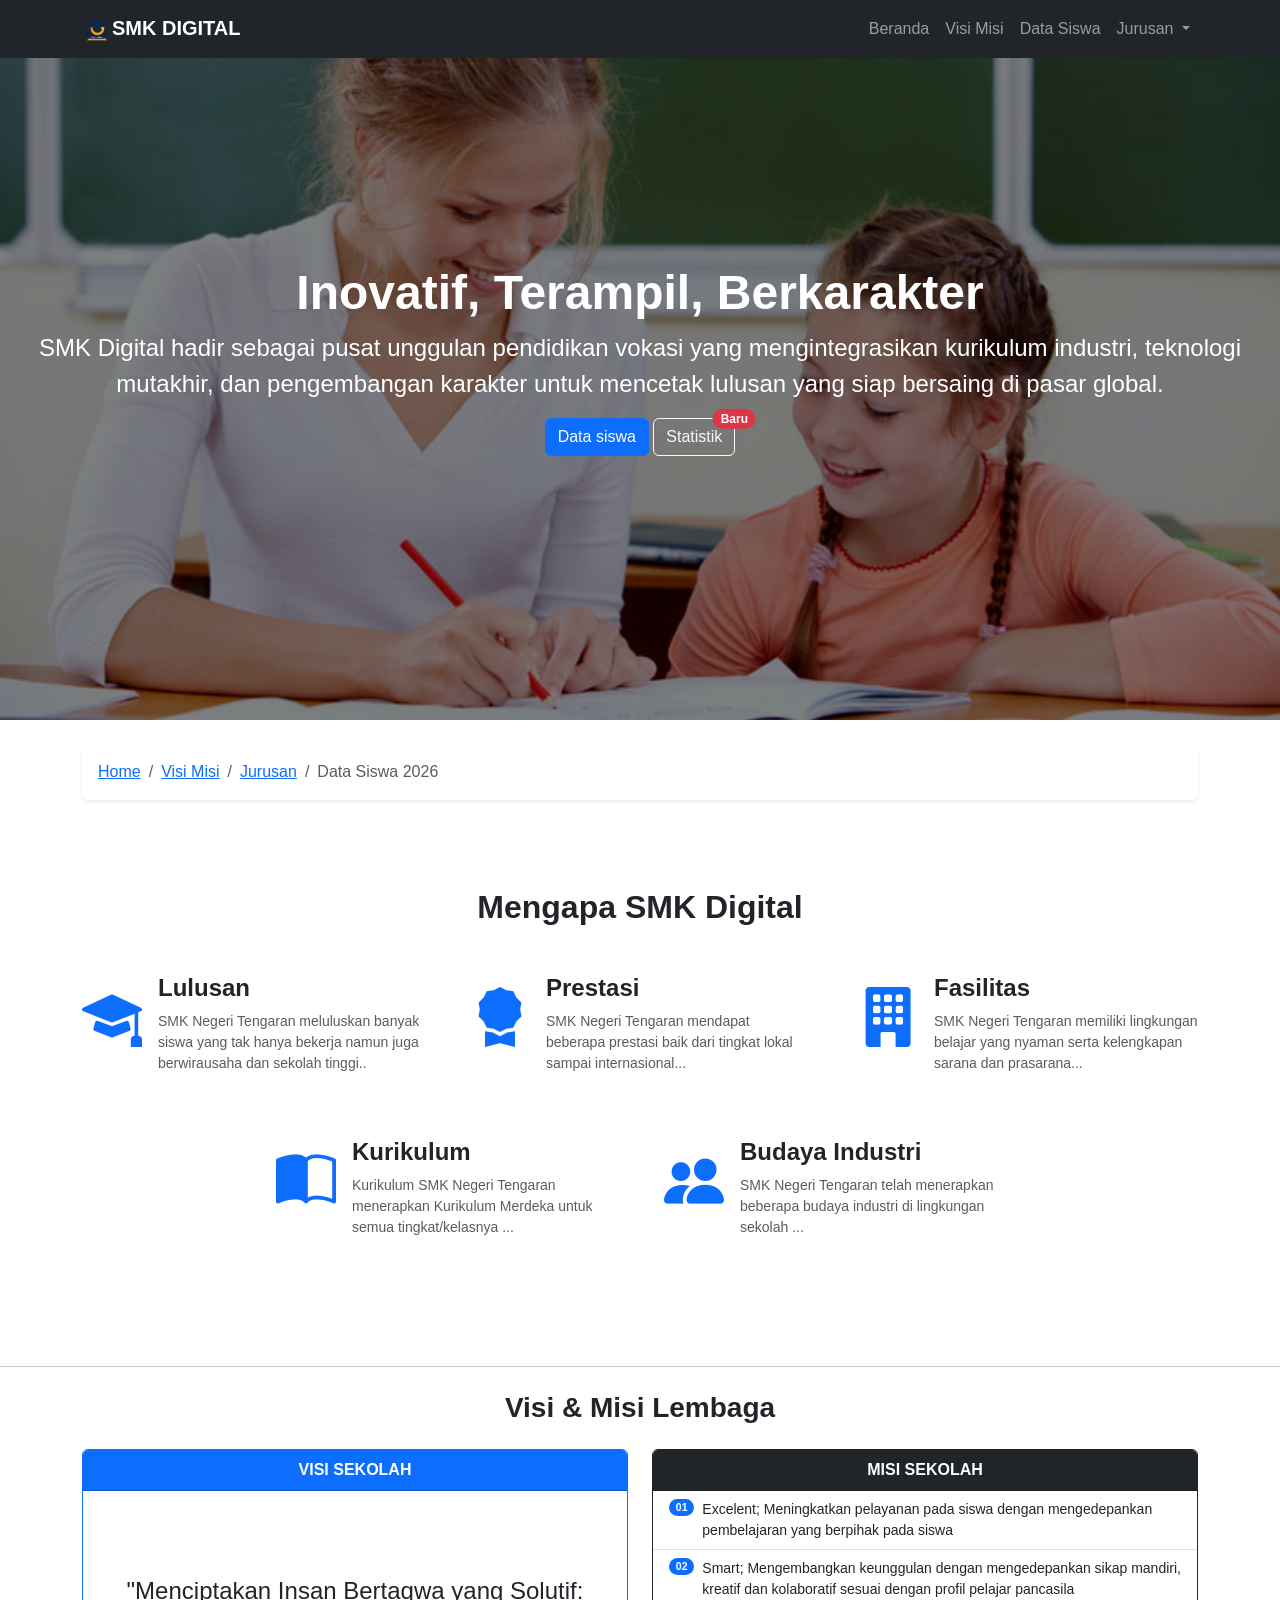
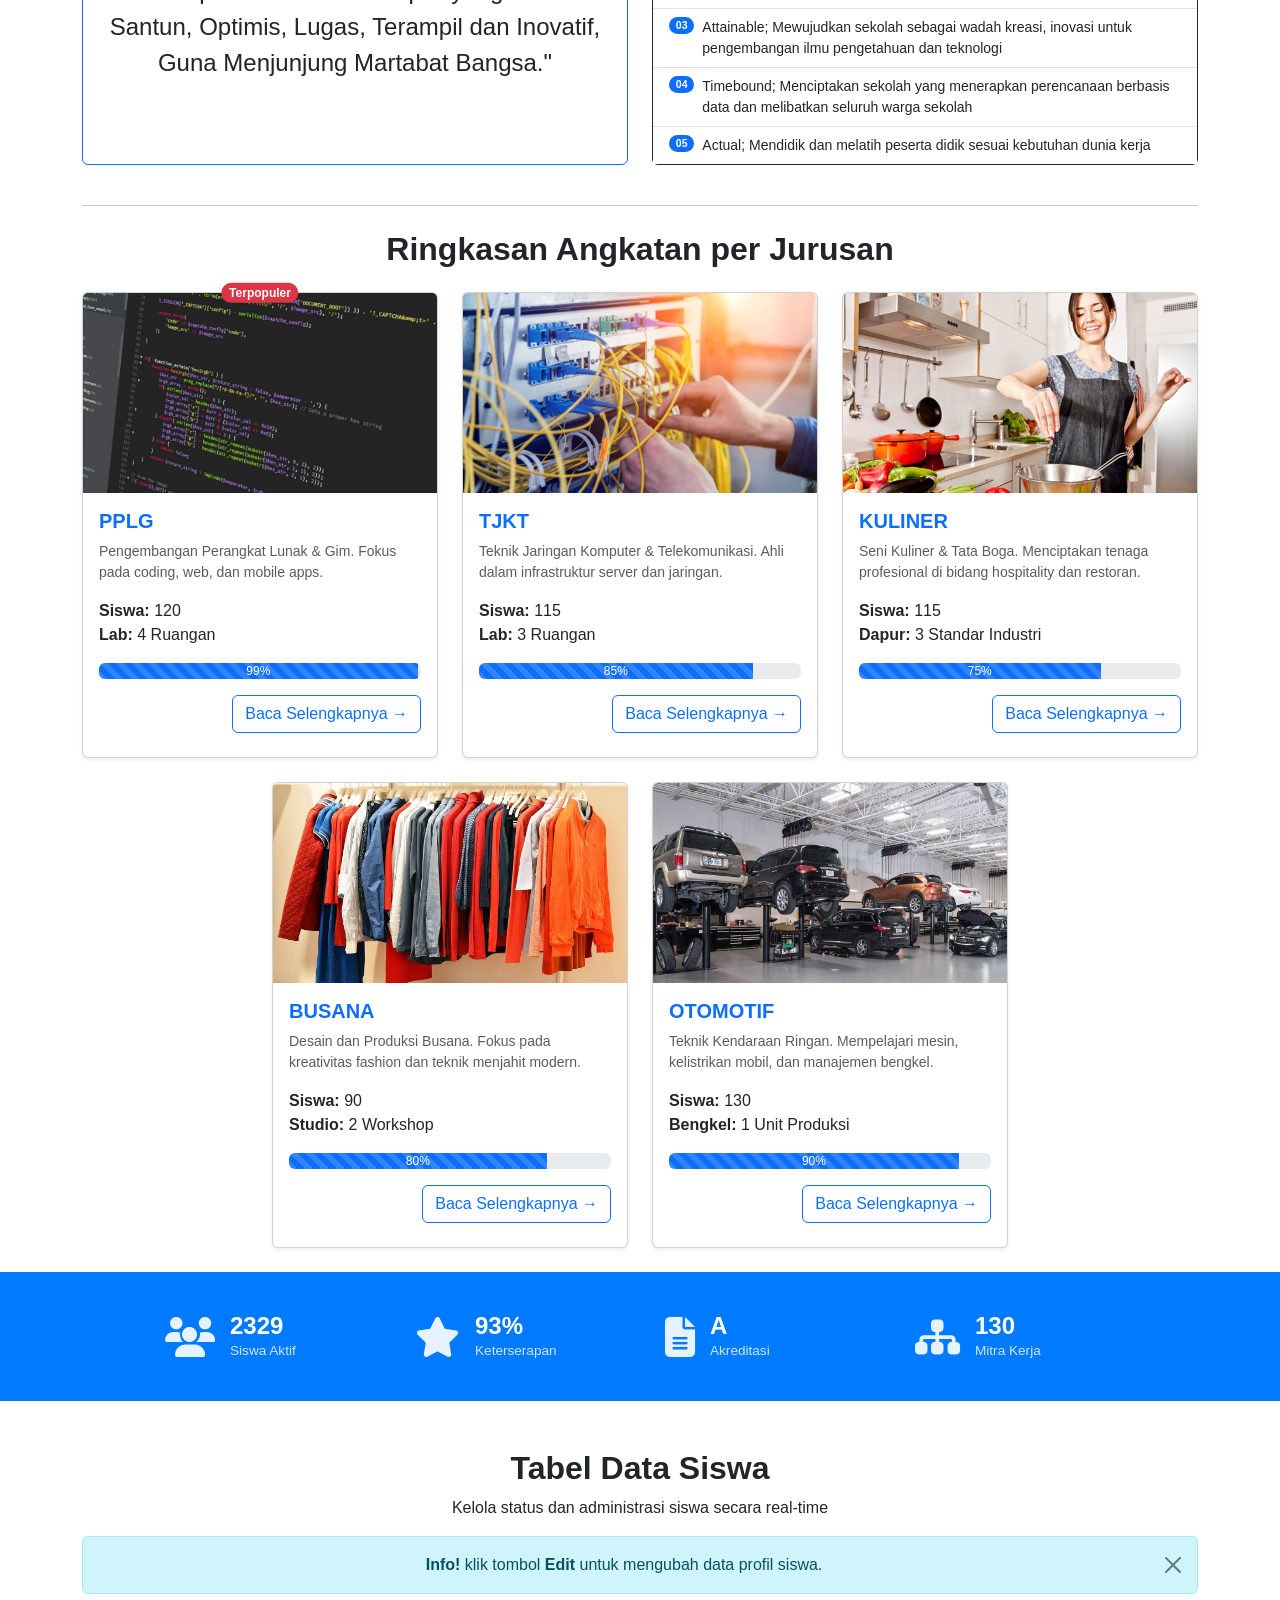
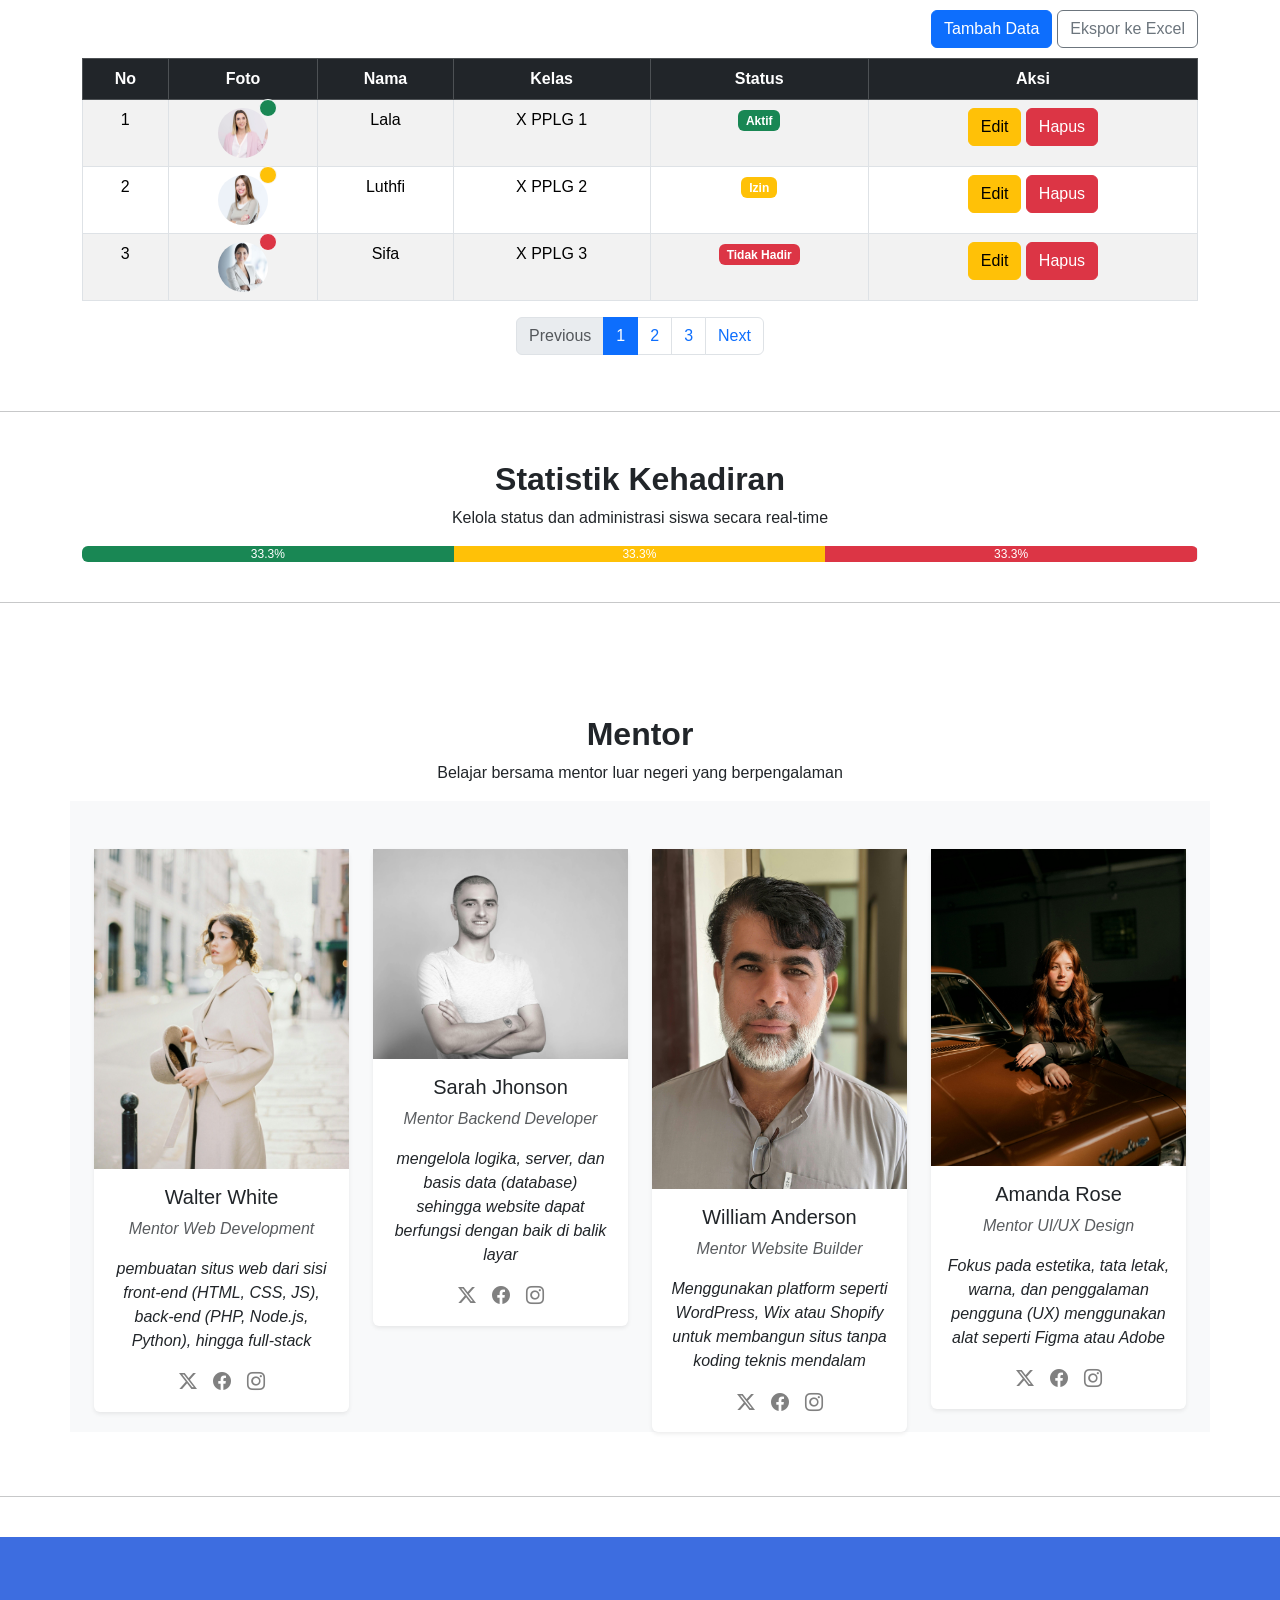
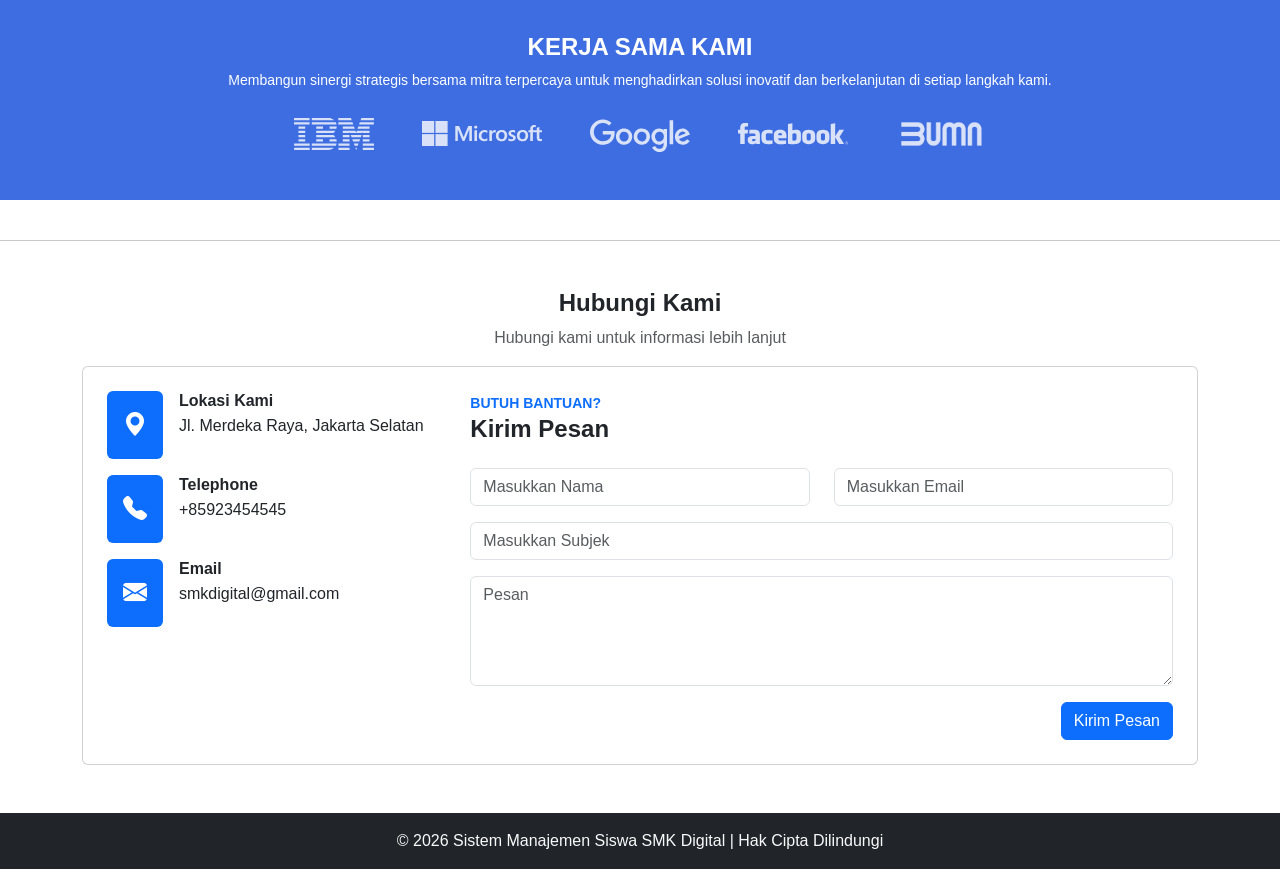
<file: index2.html>
<!DOCTYPE html>
<html lang="en">
<head>
    <meta charset="UTF-8">
    <meta name="viewport" content="width=device-width, initial-scale=1.0">
    <title>TUGAS WEB SMK DIGITAL</title>
    <link href="https://cdn.jsdelivr.net/npm/bootstrap@5.3.8/dist/css/bootstrap.min.css" rel="stylesheet"/>
    <link
      rel="stylesheet"
      href="https://cdn.jsdelivr.net/npm/bootstrap-icons@1.11.1/font/bootstrap-icons.css"
    />
     <link rel="stylesheet" href="https://cdnjs.cloudflare.com/ajax/libs/font-awesome/6.4.0/css/all.min.css">

    <style>
        .hero {
            background-image: url(course-4.jpg);
            background-size: cover;
            background-position: center;
            max-width: 100%;
            height: auto;
        }

        .overlay {
            background-color: rgba(0, 0, 0, 0.5);
            min-height: 80vh;
        }
        .img {
            max-width: 50px;
        }
        .icon-box i {
            font-size: 60px;
            display: inline-block;
        }
        .button-container{
            display: flex;
            justify-content: flex-end;
            gap: 5px;
            margin-bottom: 10px;
        }
          body {
            margin: 0;
            font-family: 'Segoe UI', Tahoma, Geneva, Verdana, sans-serif;
        }

        .stats-container {
            background-color: #007bff; /* Warna biru utama */
            color: white;
            padding: 40px 20px;
            display: flex;
            justify-content: center;
            align-items: center;
            flex-wrap: wrap; /* Agar responsif di HP */
            gap: 50px;
        }

        .stat-item {
            display: flex;
            align-items: center;
            gap: 15px;
            min-width: 200px;
        }

        .stat-icon {
            font-size: 2.5rem;
            opacity: 0.9;
        }

        .stat-info {
            display: flex;
            flex-direction: column;
        }

        .stat-number {
            font-size: 1.5rem;
            font-weight: bold;
            line-height: 1.2;
        }

        .stat-label {
            font-size: 0.85rem;
            text-transform: capitalize;
            opacity: 0.8;
        }

        /* Responsif untuk layar kecil */
        @media (max-width: 768px) {
            .stats-container {
                gap: 30px;
                flex-direction: column;
                align-items: flex-start;
                padding-left: 20%;
            }
        }
        .dropdown-menu{
            background-color: black;
        }
        .dropdown-item{
            color: white;
        }
        .dropdown-item:hover {
            background-color: #333;
            color: white;
        }
        .social{
            color: gray;
            margin: 0 6px;
            font-size: 18px;
        }
        .card-body i{
            font-size: 18px;
        }
        .kerjasama{
        background:#3d6de0;
        }

        .kerjasama img{
        filter: brightness(0) invert(1);
        opacity:0.8;
        transition:0.3s;
        }

        .kerjasama img:hover{
         opacity:1;
        transform:scale(1.1);
        }

    </style>
</head>
<body>
    <nav class="navbar navbar-expand-lg navbar-dark bg-dark fixed-top">
        <div class="container">
            <a class="navbar-brand fw-bold" href="#"><img src="logo.png" alt="logo" width="30" height="30" class="d-inline-block ali">SMK DIGITAL</a>

    <!-- Tombol toggle (muncul di HP) -->
    <button class="navbar-toggler" type="button" data-bs-toggle="collapse" 
      data-bs-target="#navbarNav">
      <span class="navbar-toggler-icon"></span>
    </button>

    <!-- Menu -->
    <div class="collapse navbar-collapse justify-content-end" id="navbarNav">
      <ul class="navbar-nav">
        <li class="nav-item">
          <a class="nav-link" href="#home">Beranda</a>
        </li>
        <li class="nav-item">
          <a class="nav-link" href="#visi">Visi Misi</a>
        </li>
        <li class="nav-item">
          <a class="nav-link" href="#data">Data Siswa</a>
        </li>
        <div class="dropdown">
           <a class="nav-link dropdown-toggle" href="#jurusan" role="button" data-bs-toggle="dropdown" aria-expanded="false">Jurusan
           </a>
           
           
            <ul class="dropdown-menu">
                <li><a class="dropdown-item" href="pplg.html">PPLG</a></li>
                <li><a class="dropdown-item" href="tjkt.html">TJKT</a></li>
                <li><a class="dropdown-item" href="kuliner.html">Kuliner</a></li>
                <li><a class="dropdown-item" href="busana.html">Busana</a></li>
                <li><a class="dropdown-item" href="otomotif.html">Otomotif</a></li>
                <br />
                <li><a class="dropdown-item" href="#jurusan">Lihat Semua</a></li>
            </ul>
            
        </div>
      </ul>
    </div>

  </div>
</nav>
    <section id="home">
    <div class="hero" id="ibu">
        <div class="overlay d-flex justify-content-center align-items-center text-center">
            <div class="text-white">
                <h1 class="display-5 fw-bold">Inovatif, Terampil, Berkarakter</h1>
                <p class="fs-4">SMK Digital hadir sebagai pusat unggulan pendidikan vokasi yang mengintegrasikan kurikulum industri, teknologi mutakhir, dan pengembangan karakter untuk mencetak lulusan yang siap bersaing di pasar global.</p>
                <a href="#data"><button tyoe="button" class="btn btn-primary">Data siswa</button></a>
                <a href="#statistik"><button type="button" class="btn btn-outline-light position-relative">Statistik
                    <span class="position-absolute top-0 start-100 translate-middle badge rounded-pill bg-danger">
                        Baru
                        <span class="visually-hidden">unread messages</span>
                    </span>
                </button></a>
            </div>
        </div>
    </div>
    </section>

    <div class="container mt-4">
        <nav aria-label="breadcrumb">
            <ol class="breadcrumb bg-white p-3 rounded shadow-sm">
                <li class="breadcrumb-item"><a href="#home">Home</a></li>
                <li class="breadcrumb-item"><a href="#visi">Visi Misi</a></li>
                <li class="breadcrumb-item"><a href="#jurusan">Jurusan</a></li>
                <li class="breadcrumb-item active" aria-current="page">Data Siswa 2026</li>
            </ol>
        </nav>
    </div>

    <section id="sekolah" class="py-5 bg-white">
        <div class="container mt-4 mb-5"> 
            <div class="text-center mb-5">
                <div class="text-center mb-5">
                    <h2 class="fw-bold">Mengapa SMK Digital</h2>
                </div>
            </div>

            <div class="row g-5">
                <div class="col-md-4">
                    <div class="d-flex align-items-start">
                        <div class="icon-box me-3 text-lulusan">
                            <i class="bi bi-mortarboard-fill text-primary"></i>
                        </div>

                        <div>
                            <h4 class="fw-bold text-lulusan">Lulusan</h4>
                            <p class="text-muted small">SMK Negeri Tengaran meluluskan banyak siswa yang tak hanya bekerja namun juga berwirausaha dan sekolah tinggi..
                            </p>
                        </div>
                    </div>
                </div>
            
            
            <div class="col-md-4":>
                <div class="d-flex align-items-start">
                    <div class="icon-box me-3 text-prestasi text-primary">
                        <i class="bi bi-award-fill"></i>
                    </div>
                    <div>
                        <h4 class="fw-bold text-prestasi">Prestasi</h4>
                        <p class="text-muted small">SMK Negeri Tengaran mendapat beberapa prestasi baik dari tingkat lokal sampai internasional...
                        </p>
                    </div>
                </div>
            </div>
            
            <div class="col-md-4">
                <div class="d-flex align-items-start">
                    <div class="icon-box me-3 text-fasilitas text-primary">
                        <i class="bi bi-building-fill"></i>
                    </div>
                    <div>
                        <h4 class="fw-bold text-fasilitas">Fasilitas</h4>
                        <p class="text-muted small">SMK Negeri Tengaran memiliki lingkungan belajar yang nyaman serta kelengkapan sarana dan prasarana...
                        </p>
                    </div>
                </div>
            </div>
            
            <div class="col-md-4 offset-md-2">
                <div class="d-flex align-items-start">
                    <div class="icon-box me-3 text-kurikulum text-primary">
                        <i class="bi bi-book-half"></i>
                    </div>
                    <div>
                        <h4 class="fw-bold text-kurikulum">Kurikulum</h4>
                        <p class="text-muted small">
                            Kurikulum SMK Negeri Tengaran menerapkan Kurikulum Merdeka untuk semua tingkat/kelasnya ...
                        </p>
                    </div>
                </div>
            </div>
            
            <div class="col-md-4">
                <div class="d-flex align-items-start">
                    <div class="icon-box me-3 text-budaya text-primary">
                        <i class="bi bi-people-fill"></i>
                    </div>
                    <div>
                        <h4 class="fw-bold text-budaya">Budaya Industri</h4>
                        <p class="text-muted small">
                            SMK Negeri Tengaran telah menerapkan beberapa budaya industri di lingkungan sekolah ...
                        </p>
                    </div>
                </div>
            </div>
        </div>

      </div>
     </div>
    </section>
    <hr />

    <section id="visi">
        <div class="container mt-4" href="visimisi">
            <h3 class="text-center fw-bold mb-4">Visi & Misi Lembaga</h3>
        <div class="row g-4">
        <div class="col-md-6">
            <div class="card h-100 border-primary">
                <div class="card-header bg-primary text-white text-center fw-bold">
                    VISI SEKOLAH
                </div>
                <div class="card-body d-flex align-items-center">
                    <p class="card-text fs-4 text-center italic w-100">
                        "Menciptakan Insan Bertaqwa yang Solutif: Santun, Optimis, Lugas, Terampil dan Inovatif, Guna Menjunjung Martabat Bangsa."
                    </p>
                </div>
            </div>
        </div>


        <div class="col-md-6">
            <div class="card h-100 border-dark">
                <div class="card-header bg-dark text-white text-center fw-bold">
                    MISI SEKOLAH
                </div>
                <div class="card-body p-0">
                    <ul class="list-group list-group-flush">
                        <li class="list-group-item d-flex align-items-start small">
                            <span class="badge bg-primary rounded-pill me-2">01</span>
                            Excelent; Meningkatkan pelayanan pada siswa dengan mengedepankan pembelajaran yang berpihak pada siswa
                        </li>
                        <li class="list-group-item d-flex align-items-start small">
                            <span class="badge bg-primary rounded-pill me-2">02</span>
                            Smart; Mengembangkan keunggulan dengan mengedepankan sikap mandiri, kreatif dan kolaboratif sesuai dengan profil pelajar pancasila
                        </li>
                        <li class="list-group-item d-flex align-items-start small">
                            <span class="badge bg-primary rounded-pill me-2">03</span>
                            Attainable; Mewujudkan sekolah sebagai wadah kreasi, inovasi untuk pengembangan ilmu pengetahuan dan teknologi
                        </li>
                        <li class="list-group-item d-flex align-items-start small">
                            <span class="badge bg-primary rounded-pill me-2">04</span>
                            Timebound; Menciptakan sekolah yang menerapkan perencanaan berbasis data dan melibatkan seluruh warga sekolah
                        </li>
                        <li class="list-group-item d-flex align-items-start small">
                            <span class="badge bg-primary rounded-pill me-2">05</span>
                            Actual; Mendidik dan melatih peserta didik sesuai kebutuhan dunia kerja
                        </li>
                    </ul>
                </div>
            </div>
        </div>
    </div>
    <br />
    <hr />
    </section>
    
    <section id="jurusan">
    <div class="container mt-4" id="jurusan">
    <h2 class="text-center mb-4 fw-bold" id="jurusan">Ringkasan Angkatan per Jurusan</h2>
    
    
    <div class="row g-4 justify-content-center mb-4" id="pplg">
        <div class="col-md-4">
            <div class="card h-100 shadow-sm">
                <img src="pplg.jpg" class="card-img-top" alt="PPLG" style="height: 200px; object-fit: cover;">
                <div class="card-body">
                    <div>
                    <span class="position-absolute top-0 start-50 translate-middle badge rounded-pill bg-danger">
                        Terpopuler
                    </span>
                    </div>
                    <h5 class="card-title text-primary fw-bold">PPLG</h5>
                    <p class="card-text text-muted small">Pengembangan Perangkat Lunak & Gim. Fokus pada coding, web, dan mobile apps.</p>
                    <p class="card-text mb-0"><strong>Siswa:</strong> 120</p>
                    <p class="card-text"><strong>Lab:</strong> 4 Ruangan</p>
                    <div class="progress">
                        <div
                        class="progress-bar progress-bar-striped progress-bar-animated"
                        style="width: 99%">99%
                        </div>       
                    </div>
                    <div class="button-container mt-3 mb-2 d-flex justify-content-end gap-0">
                    <a href="pplg.html"><button type="button" class="btn btn-outline-primary position-relative">Baca Selengkapnya &rarr;
                    </button></a>
                    </div>
                </div>
            </div>
        </div>
    
     
    
        <div class="col-md-4" id="tjkt">
            <div class="card h-100 shadow-sm">
                <img src="tjkt.jpeg" class="card-img-top" alt="TJKT" style="height: 200px; object-fit: cover;">
                <div class="card-body">
                    <h5 class="card-title text-primary fw-bold">TJKT</h5>
                    <p class="card-text text-muted small">Teknik Jaringan Komputer & Telekomunikasi. Ahli dalam infrastruktur server dan jaringan.</p>
                    <p class="card-text mb-0"><strong>Siswa:</strong> 115</p>
                    <p class="card-text"><strong>Lab:</strong> 3 Ruangan</p>
                    <div class="progress">
                        <div
                        class="progress-bar progress-bar-striped progress-bar-animated"
                        style="width: 85%">85%
                        </div>       
                    </div>
                    <div class="button-container mt-3 mb-2 d-flex justify-content-end gap-0">
                    <a href="tjkt.html"><button type="button" class="btn btn-outline-primary position-relative">Baca Selengkapnya &rarr;
                    </button></a>
                    </div>
                </div>
            </div>
        </div>
    
    
    
        <div class="col-md-4" id="kuliner">
            <div class="card h-100 shadow-sm">
                <img src="kuliner.jpg" class="card-img-top" alt="Kuliner" style="height: 200px; object-fit: cover;">
                <div class="card-body">
                    <h5 class="card-title text-primary fw-bold">KULINER</h5>
                    <p class="card-text text-muted small">Seni Kuliner & Tata Boga. Menciptakan tenaga profesional di bidang hospitality dan restoran.</p>
                    <p class="card-text mb-0"><strong>Siswa:</strong> 115</p>
                    <p class="card-text"><strong>Dapur:</strong> 3 Standar Industri</p>
                    <div class="progress">
                        <div
                        class="progress-bar progress-bar-striped progress-bar-animated"
                        style="width: 75%">75%
                        </div>       
                    </div>
                    <div class="button-container mt-3 mb-2 d-flex justify-content-end gap-0">
                    <a href="kuliner.html"><button type="button" class="btn btn-outline-primary position-relative">Baca Selengkapnya &rarr;
                    </button></a>
                    </div>
                </div>
            </div>
        </div>
    </div>
  
    
    
    <div class="row g-4 justify-content-center" id="busana">
        <div class="col-md-4">
            <div class="card h-100 shadow-sm">
                <img src="busana.jpeg" class="card-img-top" alt="Busana" style="height: 200px; object-fit: cover;">
                <div class="card-body">
                    <h5 class="card-title text-primary fw-bold">BUSANA</h5>
                    <p class="card-text text-muted small">Desain dan Produksi Busana. Fokus pada kreativitas fashion dan teknik menjahit modern.</p>
                    <p class="card-text mb-0"><strong>Siswa:</strong> 90</p>
                    <p class="card-text"><strong>Studio:</strong> 2 Workshop</p>
                    <div class="progress">
                        <div
                        class="progress-bar progress-bar-striped progress-bar-animated"
                        style="width: 80%">80%
                        </div>       
                    </div>
                    <div class="button-container mt-3 mb-2 d-flex justify-content-end gap-0">
                    <a href="busana.html"><button type="button" class="btn btn-outline-primary position-relative">Baca Selengkapnya &rarr;
                    </button></a>
                    </div>
                </div>
            </div>
        </div>
    
    
    
        <div class="col-md-4" id="otomotif">
            <div class="card h-100 shadow-sm">
                <img src="otomotif.jpg" class="card-img-top" alt="Otomotif" style="height: 200px; object-fit: cover;">
                <div class="card-body">
                    <h5 class="card-title text-primary fw-bold">OTOMOTIF</h5>
                    <p class="card-text text-muted small">Teknik Kendaraan Ringan. Mempelajari mesin, kelistrikan mobil, dan manajemen bengkel.</p>
                    <p class="card-text mb-0"><strong>Siswa:</strong> 130</p>
                    <p class="card-text"><strong>Bengkel:</strong> 1 Unit Produksi</p>
                    <div class="progress">
                        <div
                        class="progress-bar progress-bar-striped progress-bar-animated"
                        style="width: 90%">90%
                        </div>       
                    </div>
                    <div class="button-container mt-3 mb-2 d-flex justify-content-end gap-0">
                    <a href="otomotif.html"><button type="button" class="btn btn-outline-primary position-relative">Baca Selengkapnya &rarr;
                    </button></a>
                    </div>
                </div>
            </div>
        </div>
    </div>
    
    </section>

    <br />
    <div class="stats-container">
        <div class="stat-item">
            <i class="fas fa-users stat-icon"></i>
            <div class="stat-info">
                <span class="stat-number">2329</span>
                <span class="stat-label">Siswa Aktif</span>
            </div>
        </div>

        <div class="stat-item">
            <i class="fas fa-star stat-icon"></i>
            <div class="stat-info">
                <span class="stat-number">93%</span>
                <span class="stat-label">Keterserapan</span>
            </div>
        </div>

        <div class="stat-item">
            <i class="fas fa-file-alt stat-icon"></i>
            <div class="stat-info">
                <span class="stat-number">A</span>
                <span class="stat-label">Akreditasi</span>
            </div>
        </div>

        <div class="stat-item">
            <i class="fas fa-sitemap stat-icon"></i>
            <div class="stat-info">
                <span class="stat-number">130</span>
                <span class="stat-label">Mitra Kerja</span>
            </div>
        </div>
    </div>

    <section id="data">
    <div class="container mt-5">
        <h2 id="tabel" class="text-center fw-bold">Tabel Data Siswa</h2>
        <p class="text-center">Kelola status dan administrasi siswa secara real-time</p>

        <div class="alert alert-info alert-dismissible fade show text-center" role="alert">
            <strong>Info!</strong> klik tombol <b>Edit</b> untuk mengubah data profil siswa.
            <button type="button" class="btn-close" data-bs-dismiss="alert"></button>
        </div>

        <div class="button-container">
        <button class="btn btn-primary" data-bs-toggle="modal" data-bs-target="#tambahsiswa">Tambah Data</button>
        <div class="modal fade" id="tambahsiswa" tabindex="-1">
        <div class="modal-dialog">
        <div class="modal-content">
        <div class="modal-header bg-primary text-white">
        <i class="bi bi-person-plus-fill bi-lg me-2" style="font-size: 24px;"></i>
        <h5 class="modal-title">Tambah Siswa Baru</h5>
        <button type="button" class="btn-close" data-bs-dismiss="modal"></button>
      </div>
      <div class="modal-body">
        <form>
        <div class="mb-3">
            <label for="namalengkap" class="form-label">Nama Lengkap</label>
            <input
            type="text"
            class="form-control"
            id="namalengkap"
            placeholder="Contoh: Budi Santoso"
            />
      </div>
      <div class="mb-3">
        <label for="Kelas" class="form-label">Kelas</label>
        <select class="form-select" id="Kelas">
            <option selected>Pilih Kelas...</option>
            <option value="1">PPLG</option>
            <option value="2">TJKT</option>
            <option value="3">KULINER</option>
            <option value="4">BUSANA</option>
            <option value="5">OTOMOTIF</option>
        </select>
      </div>
      <div class="mb-3">
        <label class="form-label">Foto Profil</label>
        <input type="file" class="form-control">
        <small class="text-muted">Format: JPG, PNG (Maks 2MB)</small>
      </div>
      </form>
      </div>
      <div class="modal-footer">
        <button type="button" class="btn btn-secondary" data-bs-dismiss="modal">Batal</button>
        <button type="button" class="btn btn-primary">Simpan Data</button>
      </div>
    </div>
  </div>
</div>
        <button class="btn btn-outline-secondary">Ekspor ke Excel</button>
       </div>

        <table class="table table-bordered table-striped table-hover text-center">

            <thead>
                <tr class="table-dark">
                    <th>No</th>
                    <th>Foto</th>
                    <th>Nama</th>
                    <th>Kelas</th>
                    <th>Status</th>
                    <th>Aksi</th>
                </tr>
            </thead>

            <tbody>

                <tr>
                    <td>1</td>
                    <td>
                      <div class="position-relative d-inline-block">
                        <img src="teacher-6.jpg"
                        class="rounded-circle"
                        style="width:50px;height:50px;object-fit:cover;">
                        <span class="position-absolute top-0 start-100 translate-middle p-2 bg-success border border-light rounded-circle"></span>
                      </div>
                    </td>
                    <td>Lala</td>
                    <td>X PPLG 1</td>
                    <td><span class="badge bg-success">Aktif</span></td>
                    <td>
                        <button class="btn btn-warning">Edit</button>
                        <button class="btn btn-danger">Hapus</button>
                    </td>
                </tr>

                <tr>
                    <td>2</td>
                    <td>
                      <div class="position-relative d-inline-block">
                        <img src="teacher-7.jpg"
                        class="rounded-circle"
                        style="width:50px;height:50px;object-fit:cover;">
                        <span class="position-absolute top-0 start-100 translate-middle p-2 bg-warning border border-light rounded-circle"></span>
                        </div>
                    </td>
                    <td>Luthfi</td>
                    <td>X PPLG 2</td>
                    <td><span class="badge bg-warning">Izin</span></td>
                    <td>
                        <button class="btn btn-warning">Edit</button>
                        <button class="btn btn-danger">Hapus</button>
                    </td>
                </tr>

                <tr>
                    <td>3</td>
                    
                    <td>
                      <div class="position-relative d-inline-block">
                        <img src="teacher-8.jpg"
                        class="rounded-circle"
                        style="width:50px;height:50px;object-fit:cover;">
                        <span class="position-absolute top-0 start-100 translate-middle p-2 bg-danger border border-light rounded-circle"></span> 
                        </div>
                    </td>

                    <td>Sifa</td>
                    <td>X PPLG 3</td>
                    <td><span class="badge bg-danger">Tidak Hadir</span></td>
                    <td>
                        <button class="btn btn-warning">Edit</button>
                        <button class="btn btn-danger">Hapus</button>
                    </td>
                </tr>

            </tbody>
        </table>
    </div>
    </section>

    <nav>
        <ul class="pagination justify-content-center">
            <li class="page-item disabled"><a class="page-link" href="#">Previous</a></li>
            <li class="page-item active"><a class="page-link" href="#">1</a></li>
            <li class="page-item"><a class="page-link" href="#">2</a></li>
            <li class="page-item"><a class="page-link" href="#">3</a></li>
            <li class="page-item"><a class="page-link" href="#">Next</a></li>
        </ul>
    </nav>
    </section>
    <br />
    <hr />

    <section id="statistik">
    <div class="container mt-5">
        <h2 id="tabel" class="text-center fw-bold">Statistik Kehadiran</h2>
        <p class="text-center">Kelola status dan administrasi siswa secara real-time</p>

    <div id="statistik" class="progress">
                <div class="progress-bar bg-success" style="width: 33.3%">33.3%</div>
                <div class="progress-bar bg-warning" style="width: 33.3%">33.3%</div>
                <div class="progress-bar bg-danger" style="width: 33.3%">33.3%</div>
     </div>
     </div>
     <br/>

     <hr />

    <section class="mentor py-5">
        <div class="container mt-5">
        <h2 id="tabel" class="text-center fw-bold">Mentor</h2>
        <p class="text-center">Belajar bersama mentor luar negeri yang berpengalaman</p>
        <div class="row text-center">
        <div class="album py-0 bg-body-tertiary">
            <div class="container mt-5">
                <div class="row row-cols-1 row-cols-sm-2 row-cols-md-4 g-4 text-center">
                    <div class="col-md-3">
                        <div class="card border-0 shadow-sm"> 
                            <img src="person1.jpg" alt="" >
            
                            <div class="card-body">
                                <h5 class="card-title">Walter White</h5>
                                    <p class="text-muted"><em>Mentor Web Development</em></p>
                                    <p class="card-text mt-3"><em>
                                    pembuatan situs web dari sisi front-end (HTML, CSS, JS), back-end (PHP, Node.js, Python), hingga full-stack</em>
                                    </p>
                                    <div class="social">
                                        <div class="d-flex justify-content-center gap-3">
                                            <i class="bi bi-twitter-x"></i>
                                            <i class="bi bi-facebook"></i>
                                            <i class="bi bi-instagram"></i>
                                        </div>
                                    </div>
                            </div>
                        </div>
                    </div>
                    <div class="col-md-3">
                        <div class="card border-0 shadow-sm"> 
                            <img src="person2.jpg" alt="" >
            
                            <div class="card-body">
                                <h5 class="card-title">Sarah Jhonson</h5>
                                    <p class="text-muted"><em>Mentor Backend Developer</em></p>
                                    <p class="card-text mt-3"><em>
                                    mengelola logika, server, dan basis data (database) sehingga website dapat berfungsi dengan baik di balik layar</em>
                                    </p>
                                    <div class="social">
                                        <div class="d-flex justify-content-center gap-3">
                                            <i class="bi bi-twitter-x"></i>
                                            <i class="bi bi-facebook"></i>
                                            <i class="bi bi-instagram"></i>
                                        </div>
                                    </div>
                            </div>
                        </div>
                    </div>
                    <div class="col-md-3">
                        <div class="card border-0 shadow-sm"> 
                            <img src="person3.jpg" alt="" >
            
                            <div class="card-body">
                                <h5 class="card-title">William Anderson</h5>
                                <p class="text-muted"><em>Mentor Website Builder</em></p>
                                <p class="card-text mt-3"><em>
                                Menggunakan platform seperti WordPress, Wix atau Shopify untuk membangun situs tanpa koding teknis mendalam</em>
                                </p>
                                    <div class="social">
                                        <div class="d-flex justify-content-center gap-3">
                                            <i class="bi bi-twitter-x"></i>
                                            <i class="bi bi-facebook"></i>
                                            <i class="bi bi-instagram"></i>
                                        </div>
                                    </div>
                            </div>
                        </div>
                    </div>
                    <div class="col-md-3">
                        <div class="card border-0 shadow-sm"> 
                            <img src="person4.jpg" alt="" >
            
                            <div class="card-body">
                                <h5 class="card-title">Amanda Rose</h5>
                                    <p class="text-muted"><em>Mentor UI/UX Design</em></p>
                                    <p class="card-tex mt-3"><em>
                                    Fokus pada estetika, tata letak, warna, dan penggalaman pengguna (UX) menggunakan alat seperti Figma atau Adobe</em>           
                                    </p>
                                    <div class="social">
                                        <div class="d-flex justify-content-center gap-3">
                                            <i class="bi bi-twitter-x"></i>
                                            <i class="bi bi-facebook"></i>
                                            <i class="bi bi-instagram"></i>
                                        </div>
                                    </div>
                            </div>
                        </div>
                    </div>
                </div>
            </div>
        </div>
    </div>

        </div>
    </section>
    <hr />
    <br />

     <section class="kerjasama py-5 text-center">
        <div class="container mt-5">
            <h4 class="text-white fw-bold">KERJA SAMA KAMI</h4>
                <p class="text-white small">
                Membangun sinergi strategis bersama mitra terpercaya untuk menghadirkan solusi inovatif dan berkelanjutan di setiap langkah kami.
                </p>

                <div class="d-flex justify-content-center align-items-center gap-5 mt-4 flex-wrap">
                    <img src="ibm.svg" width="80">
                    <img src="microsoft.svg" width="120">
                    <img src="google.svg" width="100">
                    <img src="facebook.svg" width="110">
                    <img src="bumn.png" width="90">
                </div>
        </div>
     </section>
     <br />
     <hr />

     <div class="container my-5">
        <div class="text-center mt-5">
            <h4 class="text-center fw-bold">Hubungi Kami</h4>
            <p class="text-muted">Hubungi kami untuk informasi lebih lanjut</p>
        </div>
        <div class="card p-4">
            <div class="row">
                <div class="col-md-4 mb-4">
                    <div class="d-flex align-items-start mb-3">
                        <div class="bg-primary text-white rounded p-3 me-3">
                            <i class="bi bi-geo-alt-fill fs-4"></i>
                        </div>
                        <div>
                            <h6 class="fw-bold mb-1">Lokasi Kami</h6>
                            <p class="mb-0">Jl. Merdeka Raya, Jakarta Selatan</p>
                        </div>
                    </div>
                    <div class="d-flex align-items-start mb-3">
                        <div class="bg-primary text-white rounded p-3 me-3">
                            <i class="bi bi-telephone-fill fs-4"></i>
                        </div>
                        <div>
                            <h6 class="fw-bold mb-1">Telephone</h6>
                            <p class="mb-0">+85923454545</p>
                        </div>
                    </div>
                    <div class="d-flex align-items-start">
                        <div class="bg-primary text-white rounded p-3 me-3">
                            <i class="bi bi-envelope-fill fs-4"></i>
                        </div>
                        <div>
                            <h6 class="fw-bold mb-1">Email</h6>
                            <p class="mb-0">smkdigital@gmail.com</p>
                        </div>
                    </div>
                </div>
                
                <div class="col-md-8">
                    <small class="text-primary fw-bold">BUTUH BANTUAN?</small>
                        <h4 class="fw-bold mb-4">Kirim Pesan</h4>
                        <form>
                            <div class="row mb-3">
                                <div class="col-md-6 mb-3 mb-md-0">
                                    <input type="text" class="form-control" placeholder="Masukkan Nama" required>
                                </div>
                                <div class="col-md-6">
                                    <input type="email" class="form-control" placeholder="Masukkan Email" required>
                                </div>
                            </div>
                            <div class="mb-3">
                                <input type="text" class="form-control" placeholder="Masukkan Subjek" required>
                            </div>
                            <div class="mb-3">
                                <textarea class="form-control" rows="4" placeholder="Pesan" required></textarea>
                            </div>
                            <div class="text-end">
                                <button type="submit" class="btn btn-primary">Kirim Pesan</button>
                            </div>
                        </form>
                    </div>
                </div>
            </div>
        </div>
    </div>

    <section>
    <div class="bg-dark text-center text-light py-3">
        &copy; 2026 Sistem Manajemen Siswa SMK Digital | Hak Cipta Dilindungi
     </div>
     </section>

    <script src="https://cdn.jsdelivr.net/npm/bootstrap@5.3.8/dist/js/bootstrap.bundle.min.js"></script>

</body>

</html>
</file>
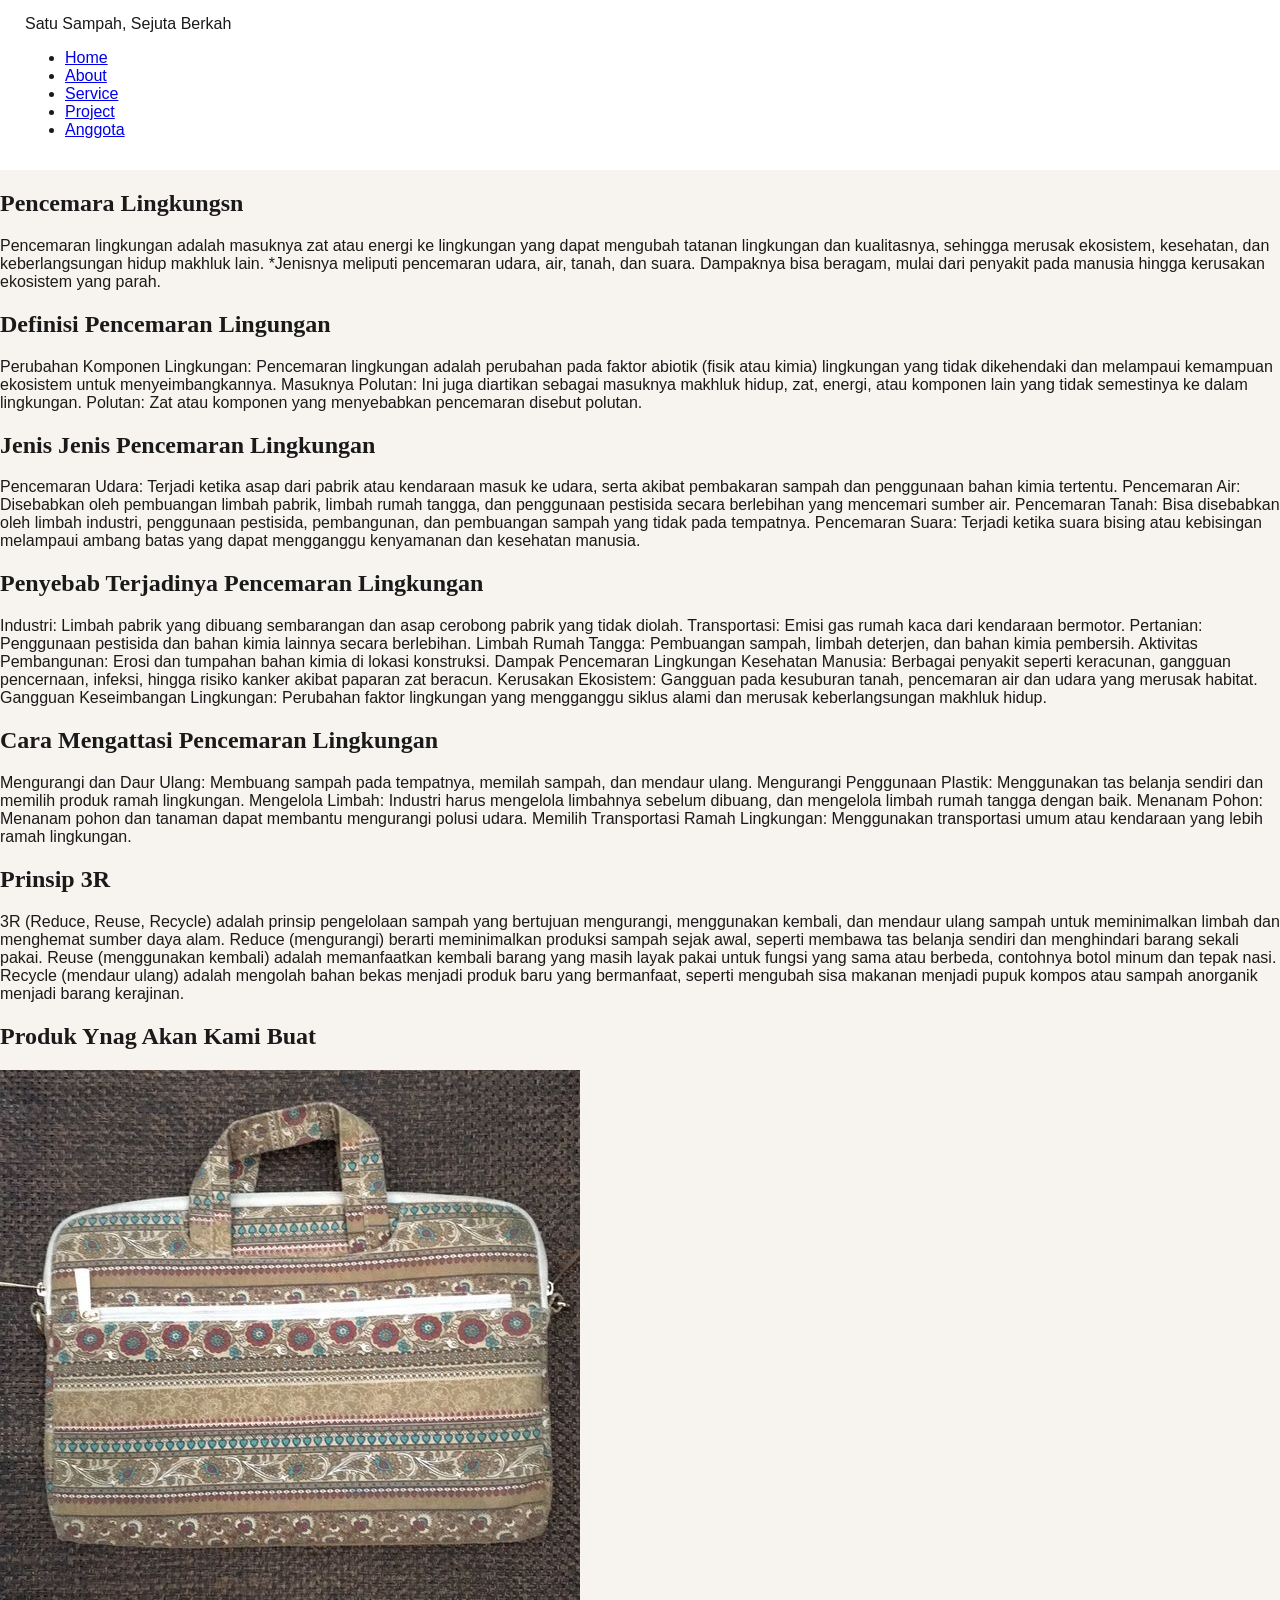
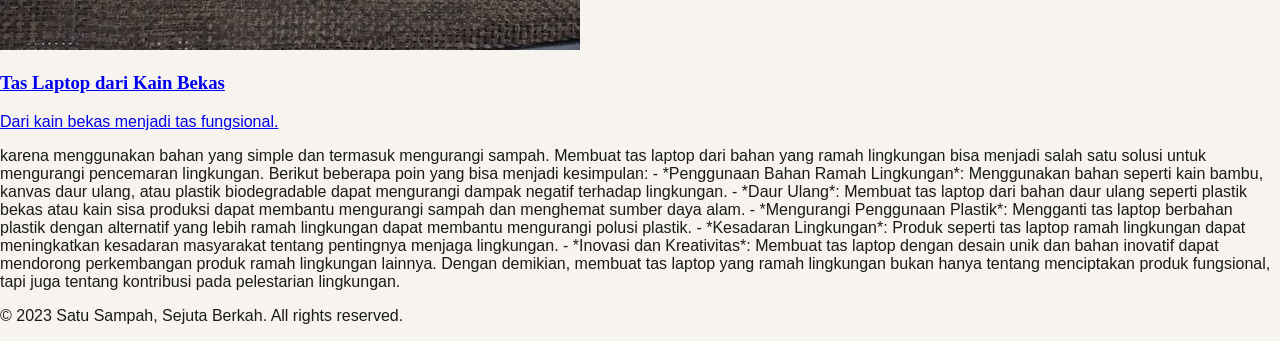
<file: ipas.html>
<!DOCTYPE html>
<html lang="id">
<head>
    <meta charset="UTF-8">
    <meta name="viewport" content="width=device-width, initial-scale=1.0">
    <title>ipas - Satu Sampah, Sejuta Berkah</title>
    <link rel="stylesheet" href="style.css">
</head>
<body>
    <!-- Navbar -->
    <nav class="navbar">
        <div class="container">
            <div class="logo">Satu Sampah, Sejuta Berkah</div>
            <ul class="nav-menu">
                <li><a href="index.html">Home</a></li>
                <li><a href="index.html#about">About</a></li>
                <li><a href="index.html#service">Service</a></li>
                <li><a href="index.html#project">Project</a></li>
                <li><a href="index.html#anggota">Anggota</a></li>
            </ul>
        </div>
    </nav>

    <!-- Product Detail Section -->
    <section class="product-detail">
                </div>
            </div>

            <div class="product-content">
                <h2>Pencemara Lingkungsn</h2>
                <p>Pencemaran lingkungan adalah masuknya zat atau energi ke lingkungan yang dapat mengubah tatanan lingkungan dan kualitasnya, sehingga merusak ekosistem, kesehatan, dan keberlangsungan hidup makhluk lain. *Jenisnya meliputi pencemaran udara, air, tanah, dan suara. Dampaknya bisa beragam, mulai dari penyakit pada manusia hingga kerusakan ekosistem yang parah. </p>
<h2>Definisi Pencemaran Lingungan </h2>
<p>
Perubahan Komponen Lingkungan: Pencemaran lingkungan adalah perubahan pada faktor abiotik (fisik atau kimia) lingkungan yang tidak dikehendaki dan melampaui kemampuan ekosistem untuk menyeimbangkannya. 
Masuknya Polutan: Ini juga diartikan sebagai masuknya makhluk hidup, zat, energi, atau komponen lain yang tidak semestinya ke dalam lingkungan. 
Polutan: Zat atau komponen yang menyebabkan pencemaran disebut polutan. 
</p>
<h2>Jenis Jenis Pencemaran Lingkungan</h2>
<p>Pencemaran Udara: Terjadi ketika asap dari pabrik atau kendaraan masuk ke udara, serta akibat pembakaran sampah dan penggunaan bahan kimia tertentu. 
Pencemaran Air: Disebabkan oleh pembuangan limbah pabrik, limbah rumah tangga, dan penggunaan pestisida secara berlebihan yang mencemari sumber air. 
Pencemaran Tanah: Bisa disebabkan oleh limbah industri, penggunaan pestisida, pembangunan, dan pembuangan sampah yang tidak pada tempatnya. 
Pencemaran Suara: Terjadi ketika suara bising atau kebisingan melampaui ambang batas yang dapat mengganggu kenyamanan dan kesehatan manusia.</p>
 <h2>Penyebab Terjadinya Pencemaran Lingkungan</h2>
 <p>Industri: Limbah pabrik yang dibuang sembarangan dan asap cerobong pabrik yang tidak diolah. 
Transportasi: Emisi gas rumah kaca dari kendaraan bermotor. 
Pertanian: Penggunaan pestisida dan bahan kimia lainnya secara berlebihan. 
Limbah Rumah Tangga: Pembuangan sampah, limbah deterjen, dan bahan kimia pembersih. 
Aktivitas Pembangunan: Erosi dan tumpahan bahan kimia di lokasi konstruksi. 
Dampak Pencemaran Lingkungan
Kesehatan Manusia: Berbagai penyakit seperti keracunan, gangguan pencernaan, infeksi, hingga risiko kanker akibat paparan zat beracun. 
Kerusakan Ekosistem: Gangguan pada kesuburan tanah, pencemaran air dan udara yang merusak habitat. 
Gangguan Keseimbangan Lingkungan: Perubahan faktor lingkungan yang mengganggu siklus alami dan merusak keberlangsungan makhluk hidup.</p>
<h2>Cara Mengattasi Pencemaran Lingkungan</h2>
<p>Mengurangi dan Daur Ulang: Membuang sampah pada tempatnya, memilah sampah, dan mendaur ulang. 
Mengurangi Penggunaan Plastik: Menggunakan tas belanja sendiri dan memilih produk ramah lingkungan. 
Mengelola Limbah: Industri harus mengelola limbahnya sebelum dibuang, dan mengelola limbah rumah tangga dengan baik. 
Menanam Pohon: Menanam pohon dan tanaman dapat membantu mengurangi polusi udara. 
Memilih Transportasi Ramah Lingkungan: Menggunakan transportasi umum atau kendaraan yang lebih ramah lingkungan.
</p>
<h2>Prinsip 3R</h2>
<p>
3R (Reduce, Reuse, Recycle) adalah prinsip pengelolaan sampah yang bertujuan mengurangi, menggunakan kembali, dan mendaur ulang sampah untuk meminimalkan limbah dan menghemat sumber daya alam. Reduce (mengurangi) berarti meminimalkan produksi sampah sejak awal, seperti membawa tas belanja sendiri dan menghindari barang sekali pakai. Reuse (menggunakan kembali) adalah memanfaatkan kembali barang yang masih layak pakai untuk fungsi yang sama atau berbeda, contohnya botol minum dan tepak nasi. Recycle (mendaur ulang) adalah mengolah bahan bekas menjadi produk baru yang bermanfaat, seperti mengubah sisa makanan menjadi pupuk kompos atau sampah anorganik menjadi barang kerajinan.</p>
<h2>Produk Ynag Akan Kami Buat</h2>
<a href="taslaptop.html" class="product-card">
                    <img src="kain perca.jpg" alt="Tas Laptop Kain Bekas">
                    <h3>Tas Laptop dari Kain Bekas</h3>
                    <p>Dari kain bekas menjadi tas fungsional.</p>
                </a>
                <p>
karena menggunakan bahan yang simple dan termasuk mengurangi sampah.

Membuat tas laptop dari bahan yang ramah lingkungan bisa menjadi salah satu solusi untuk mengurangi pencemaran lingkungan. Berikut beberapa poin yang bisa menjadi kesimpulan:

- *Penggunaan Bahan Ramah Lingkungan*: Menggunakan bahan seperti kain bambu, kanvas daur ulang, atau plastik biodegradable dapat mengurangi dampak negatif terhadap lingkungan.
- *Daur Ulang*: Membuat tas laptop dari bahan daur ulang seperti plastik bekas atau kain sisa produksi dapat membantu mengurangi sampah dan menghemat sumber daya alam.
- *Mengurangi Penggunaan Plastik*: Mengganti tas laptop berbahan plastik dengan alternatif yang lebih ramah lingkungan dapat membantu mengurangi polusi plastik.
- *Kesadaran Lingkungan*: Produk seperti tas laptop ramah lingkungan dapat meningkatkan kesadaran masyarakat tentang pentingnya menjaga lingkungan.
- *Inovasi dan Kreativitas*: Membuat tas laptop dengan desain unik dan bahan inovatif dapat mendorong perkembangan produk ramah lingkungan lainnya.

Dengan demikian, membuat tas laptop yang ramah lingkungan bukan hanya tentang menciptakan produk fungsional, tapi juga tentang kontribusi pada pelestarian lingkungan.</p>
    </section>

    <!-- Footer -->
    <footer class="footer">
        <div class="container">
            <p>&copy; 2023 Satu Sampah, Sejuta Berkah. All rights reserved.</p>
        </div>
    </footer>
</body>
</html>
</file>
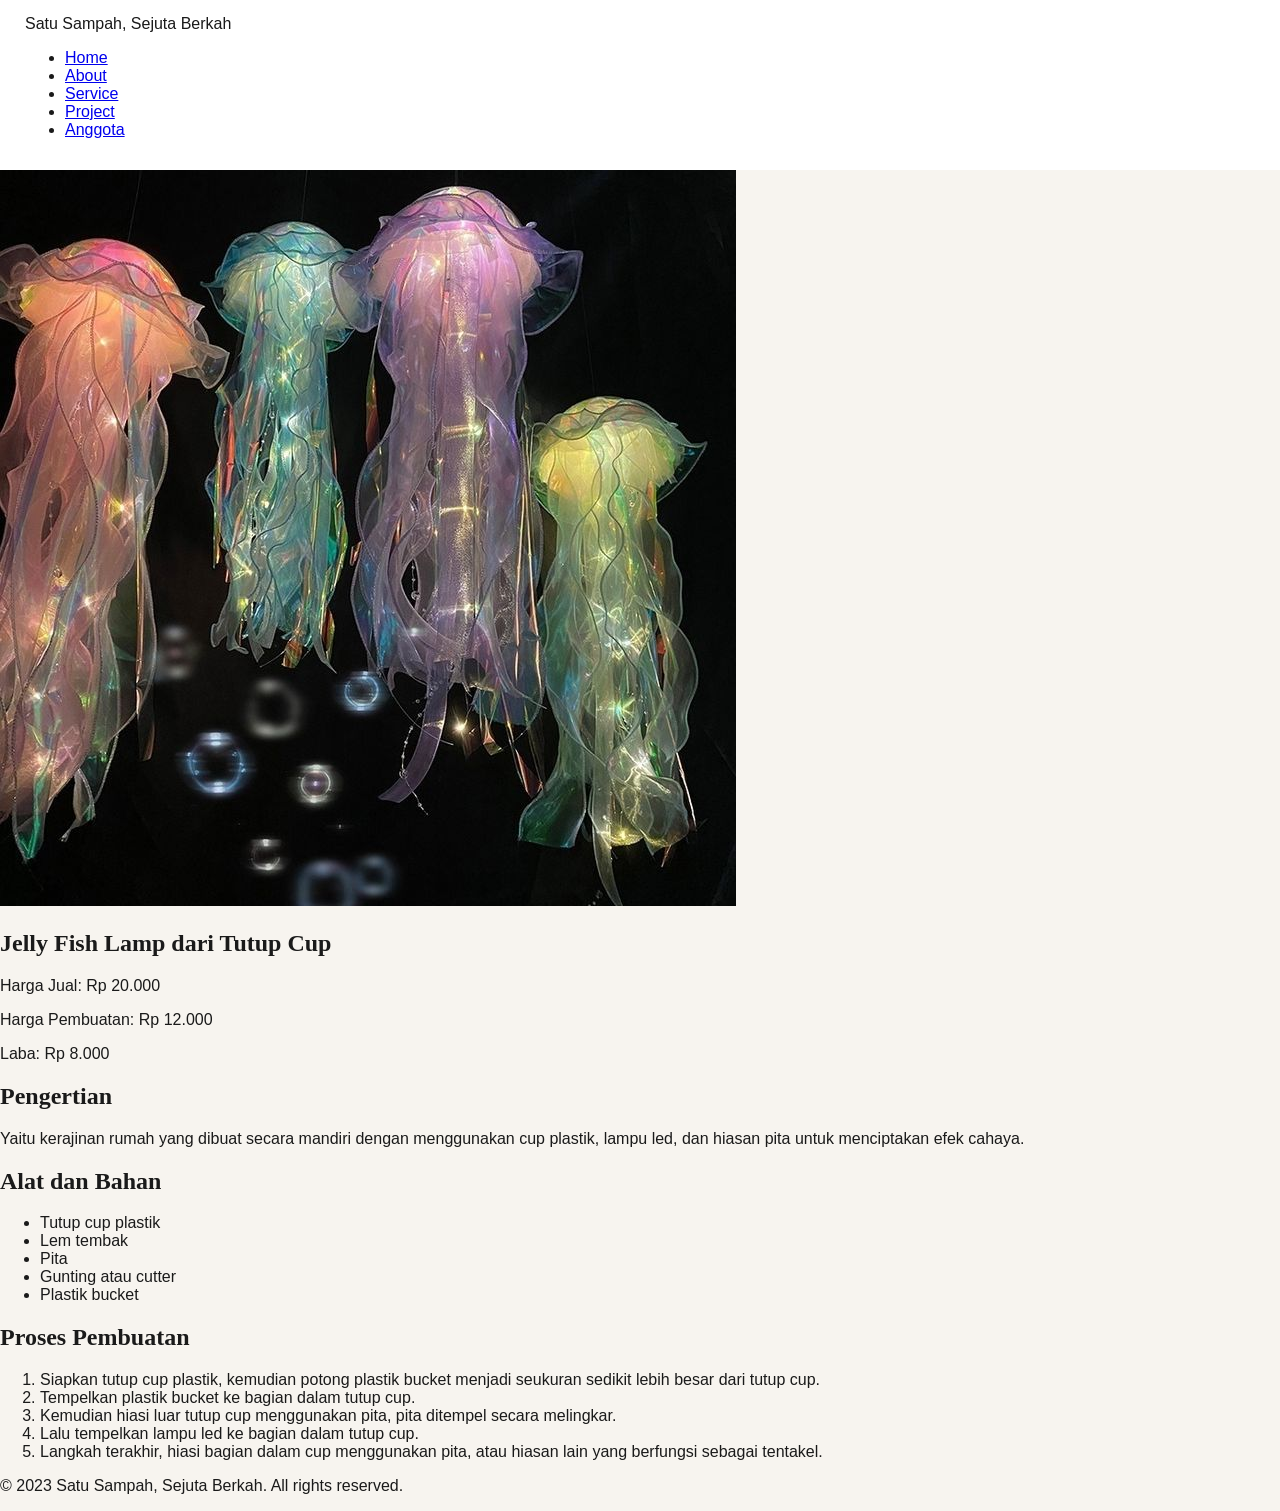
<file: jellyfish.html>
<!DOCTYPE html>
<html lang="id">
<head>
    <meta charset="UTF-8">
    <meta name="viewport" content="width=device-width, initial-scale=1.0">
    <title>Jelly Fish Lamp dari Tutup Cup - Satu Sampah, Sejuta Berkah</title>
    <link rel="stylesheet" href="style.css">
</head>
<body>
    <!--Navbar--> 
    <nav class="navbar">
        <div class="container">
            <div class="logo">Satu Sampah, Sejuta Berkah</div>
            <ul class="nav-menu">
      <!--product detail section-->
                <li><a href="index.html">Home</a></li>
                <li><a href="index.html#about">About</a></li>
                <li><a href="index.html#service">Service</a></li>
                <li><a href="index.html#project">Project</a></li>
                <li><a href="index.html#anggota">Anggota</a></li>
            </ul>
        </div>
    </nav>

    <!-- Product Detail Section -->
    <section class="product-detail">
        <div class="container">
            <div class="product-header">
                <img src="jelly fish.jpg" alt="Jelly Fish Lamp">
                <div class="product-info">
                    <h1>Jelly Fish Lamp dari Tutup Cup</h1>
                    <p class="price">Harga Jual: Rp 20.000</p>
                    <p class="cost">Harga Pembuatan: Rp 12.000</p>
                    <p class="profit">Laba: Rp 8.000</p>
                </div>
            </div>

            <div class="product-content">
                <h2>Pengertian</h2>
                <p>Yaitu kerajinan rumah yang dibuat secara mandiri dengan menggunakan cup plastik, lampu led, dan hiasan pita untuk menciptakan efek cahaya.</p>

                <h2>Alat dan Bahan</h2>
                <ul>
                    <li>Tutup cup plastik</li>
                    <li>Lem tembak</li>
                    <li>Pita</li>
                    <li>Gunting atau cutter</li>
                    <li>Plastik bucket</li>
                </ul>

                <h2>Proses Pembuatan</h2>
                <ol>
                    <li>Siapkan tutup cup plastik, kemudian potong plastik bucket menjadi seukuran sedikit lebih besar dari tutup cup.</li>
                    <li>Tempelkan plastik bucket ke bagian dalam tutup cup.</li>
                    <li>Kemudian hiasi luar tutup cup menggunakan pita, pita ditempel secara melingkar.</li>
                    <li>Lalu tempelkan lampu led ke bagian dalam tutup cup.</li>
                    <li>Langkah terakhir, hiasi bagian dalam cup menggunakan pita, atau hiasan lain yang berfungsi sebagai tentakel.</li>
                </ol>
            </div>
        </div>
    </section>

    <!-- Footer -->
    <footer class="footer">
        <div class="container">
            <p>&copy; 2023 Satu Sampah, Sejuta Berkah. All rights reserved.</p>
        </div>
    </footer>
</body>
</html>
</file>
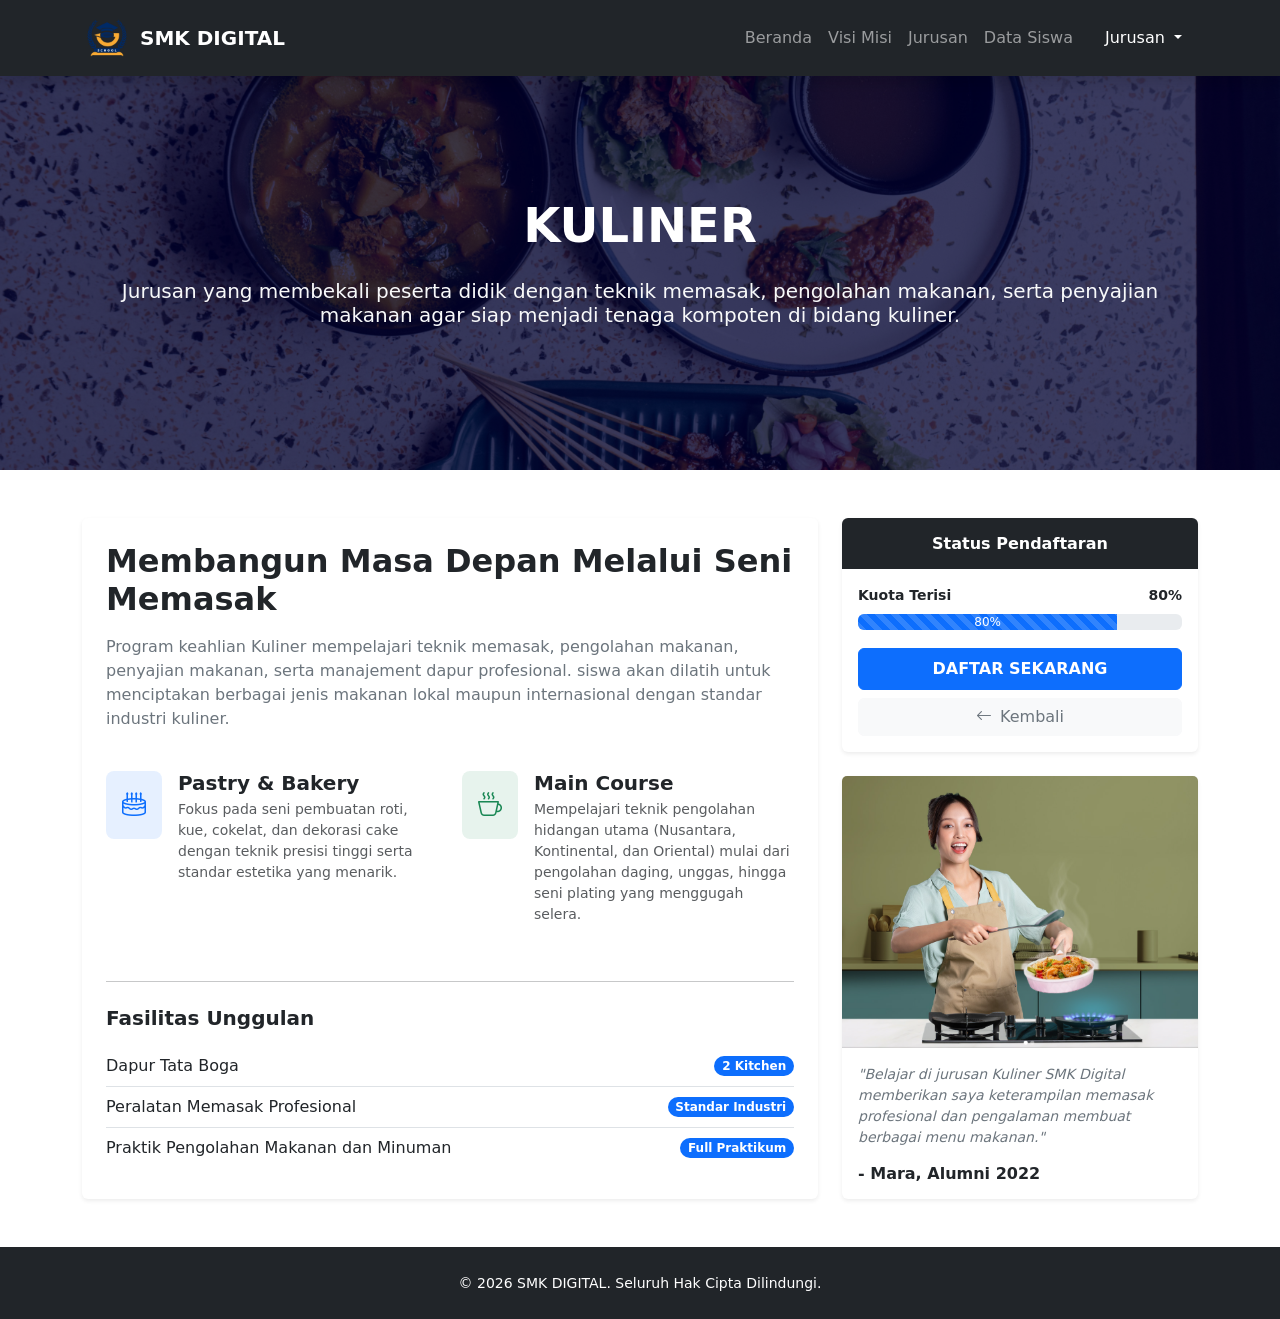
<file: kuliner.html>
<!DOCTYPE html>
<html lang="en">
<head>
    <meta charset="UTF-8">
    <meta name="viewport" content="width=device-width, initial-scale=1.0">
    <meta http-equiv="X-UA-Compatible" content="ie=edge">
    <title>KULINER - SMK DIGITAL</title>
    
    <link href="https://cdn.jsdelivr.net/npm/bootstrap@5.3.8/dist/css/bootstrap.min.css" rel="stylesheet"/>
    <link rel="stylesheet" href="https://cdn.jsdelivr.net/npm/bootstrap-icons@1.11.1/font/bootstrap-icons.css"/>
    
    <style>
        body {
            padding-top: 70px;
        }
        .hero {
            background-image: url("kuliner1.jpg");
            background-size: cover;
            background-position: center;
            background-repeat: no-repeat;
            height: 400px;
            width: 100%;
            position: relative;
        }
        .overlay {
            background-color: rgba(0, 0, 50, 0.75);
            position: absolute;
            top: 0;
            left: 0;
            width: 100%;
            height: 100%;
            display: flex;
            align-items: center;
            justify-content: center;
            padding: 20px;
        }
        @media (max-width: 576px) {
            .hero {
                height: 350px;
            }
            .hero h1 {
                font-size: 1.8rem;
            }
            .hero p {
                font-size: 1rem;
            }
        }
    </style>
</head>
<body>
    <nav class="navbar navbar-expand-lg navbar-dark bg-dark shadow fixed-top">
        <div class="container">
            <a class="navbar-brand fw-bold d-flex align-items-center" href="#">
                <img src="logo.png" alt="" class="rounded-circle me-2" width="50" height="50">
                SMK DIGITAL
            </a>

            <button class="navbar-toggler" type="button" data-bs-toggle="collapse" data-bs-target="#navbarNav">
                <span class="navbar-toggler-icon"></span>
            </button>

            <div class="collapse navbar-collapse" id="navbarNav">
                <ul class="navbar-nav ms-auto align-items-center">
                    <li class="nav-item"><a class="nav-link" href="index2.html#home">Beranda</a></li>
                    <li class="nav-item"><a class="nav-link" href="index2.html#visi">Visi Misi</a></li>
                    <li class="nav-item"><a class="nav-link" href="index2.html#jurusan">Jurusan</a></li>
                    <li class="nav-item"><a class="nav-link" href="index2.html#data">Data Siswa</a></li>
                    <li class="nav-item dropdown">
                        <a class="nav-link dropdown-toggle btn btn-dark text-white px-3 ms-lg-2" href="#" id="navbarDropdown" role="button" data-bs-toggle="dropdown" aria-expanded="false">
                            Jurusan
                        </a>
                        <ul class="dropdown-menu dropdown-menu-end" aria-labelledby="navbarDropdown">
                            <li><a class="dropdown-item" href="pplg.html">PPLG</a></li>
                            <li><a class="dropdown-item" href="tjkt.html">TJKT</a></li>
                            <li><a class="dropdown-item" href="kuliner.html">Kuliner</a></li>
                            <li><a class="dropdown-item" href="busana.html">Busana</a></li>
                            <li><a class="dropdown-item" href="otomotif.html">Otomotif</a></li> <hr>
                             <li><a class="dropdown-item" href="index2.html#jurusan">Lihat Semua</a></li>
                        </ul>
                    </li>
                </ul>
            </div>
        </div>
    </nav>

    <div class="hero" id="home">
        <div class="overlay text-center">
            <div class="container text-white">
                <h1 class="display-5 fw-bold">KULINER
                <p class="lead text-light mt-4">Jurusan yang membekali peserta didik dengan teknik memasak, pengolahan makanan, serta penyajian makanan agar siap menjadi tenaga kompoten di bidang kuliner.</p>
            </div>
        </div>
    </div>
    
    <div class="container my-5">
      <div class="row g-4">
        <div class="col-lg-8">
          <div class="card border-0 shadow-sm p-4 h-100">
            <h2 class="fw-bold mb-3">Membangun Masa Depan Melalui Seni Memasak</h2>
            <p class="text-secondary">Program keahlian Kuliner mempelajari teknik memasak, pengolahan makanan, penyajian makanan, serta manajement dapur profesional. siswa akan dilatih untuk menciptakan berbagai jenis makanan lokal maupun internasional dengan standar industri kuliner.</p>
            
            <div class="row mt-4">
              <div class="col-md-6 mb-3">
                <div class="d-flex align-items-start">
                  <div class="bg-primary bg-opacity-10 p-3 rounded-3 me-3 text-primary"> <i class="bi-cake2 fs-4"></i></div>
                  <div>
                      <h5 class="fw-bold mb-1">Pastry & Bakery</h5>
                      <p class="small text-muted">Fokus pada seni pembuatan roti, kue, cokelat, dan dekorasi cake dengan teknik presisi tinggi serta standar estetika yang menarik.</p>
                </div>
              </div>
            </div>
            <div class="col-md-6 mb-3">
              <div class="d-flex align-items-start">
                <div class="bg-success bg-opacity-10 p-3 rounded-3 me-3 text-success">
                  <i class="bi-cup-hot
                  fs-4"></i>
                </div>
                <div>
                  <h5 class="fw-bold mb-1">Main Course</h5>
                  <p class="small text-muted">Mempelajari teknik pengolahan hidangan utama (Nusantara, Kontinental, dan Oriental) mulai dari pengolahan daging, unggas, hingga seni plating yang menggugah selera.</p>
                </div>
              </div>
            </div>
          </div>
          <hr class="my-4">
          <h5 class="fw-bold mb-3">Fasilitas Unggulan</h5>
          <ul class="list-group list-group-flush">
            <li class="list-group-item d-flex justify-content-between align-items-center px-0">Dapur Tata Boga
            <span class="badge bg-primary rounded-pill">2 Kitchen</span>
            </li>
               <li class="list-group-item d-flex justify-content-between align-items-center px-0">Peralatan Memasak Profesional
            <span class="badge bg-primary rounded-pill">Standar Industri</span>
            </li>
             <li class="list-group-item d-flex justify-content-between align-items-center px-0">
               Praktik Pengolahan Makanan dan Minuman 
            <span class="badge bg-primary rounded-pill">Full Praktikum</span>
            </li>
          </ul>
        </div>
      </div>
      <div class="col-lg-4">
        <div class="card border-0 shadow-sm mb-4 overflow-hidden">
          <div class="bg-dark text-white p-3 text-center">
            <h6 class="mb-0 fw-bold">Status Pendaftaran</h6>
          </div>
          <div class="card-body">
            <div class="d-flex justify-content-between mb-2">
              <small class="fw-bold">Kuota Terisi</small>
              <small class="fw-bold">80%</small>
            </div>
            <div class="progress-mb-4" style="height: 10px;">
              <div class="progress-bar progress-bar-striped progress-bar-animated" role="progressbar" style="width: 80%"></div>
               <div class="progress mb-2"><div class="progress-bar progress-bar-striped progress-bar-animated" style="width: 80%"> 80% </div></div>
                </div>
            <a href="#" class="btn btn-primary w-100 fw-bold py-2 mv-2 mt-4 mb-2" data-bs-toggle="modal" data-bs-target="#exampleModal">DAFTAR SEKARANG</a>
           <div class="modal fade" id="exampleModal" tabindex="-1" aria-labelledby="exampleModalLabel" aria-hidden="true">
        <div class="modal-dialog">
            <div class="modal-content">
            <div class="modal-header bg-primary">
                <h1 class="modal-title fs-5 bg-primary text-white" id="exampleModalLabel"><i class="bi bi-person-fill-add" style="margin-right: 10px;"></i>Tambah Siswa Baru</h1>
                <button type="button" class="btn-close" data-bs-dismiss="modal" aria-label="Close"></button>
            </div>
            <div class="modal-body">
              <form>
           <div class="mb-3">
            <label for="disabledTextInput" class="form-label fw-bold">Nama Lengkap</label>
            <input type="text" id="disabledTextInput" class="form-control" placeholder="Masukkan Nama Anda...">
            </div>
            <div class="mb-3">
            <label for="disabledTextInput" class="form-label fw-bold">NISN</label>
            <input type="text" id="disabledTextInput" class="form-control" placeholder="Masukkan NISN Anda...">
            </div>
             <div class="mb-3">
            <label for="disabledTextInput" class="form-label fw-bold">Tempat Tanggal Lahir</label>
            <input type="text" id="disabledTextInput" class="form-control" placeholder="Contoh : Semarang, 23 Juni 2009">
            </div>
            <div class="mb-3">
            <label for="disabledSelect" class="form-label fw-bold">Jenis Jalur Pendaftaran</label>
            <select id="disabledSelect" class="form-select" placeholder="Pilih Jalur...">
                <option>Pilih Jalur...</option>
                <option>Prestasi</option>
                <option>Domisili</option>
                <option>Afirmasi</option>
                <option>Mutasi</option>
            </select>
            </div>
            <div class="mb-3">
            <label for="formFile" class="form-label fw-bold">Foto Siswa</label>
            <input class="form-control" type="file" id="formFile">
            <div id="passwordHelpBlock" class="form-text">
            Format: JPG, PNG (Maks 5MB)
            </div>
            </div>
            </form>
            </div>
            <div class="modal-footer">
                <button type="button" class="btn btn-secondary" data-bs-dismiss="modal">Batal</button>
                <button type="button" class="btn btn-primary" onclick="alert('Pendaftaran Sukses!🎉 Jangan lupa daftar ulang ke sekolah ya!')">Daftar</button>
            </div>
            </div>
        </div>
        </div>
             <button onclick="location.href='index2.html#kuliner'" class="btn btn-light w-100 text-secondary small"> <i class="bi bi-arrow-left me-2"></i>Kembali</button>
          </div>
        </div>
        <div class="card border-0 shadow-sm"><img src="kuliner2.png" class="card-img-top" alt="Jurusan Kuliner">
        
        <div class="card-body">
          <p class="fst-italic text-secondary small">​​"Belajar di jurusan Kuliner SMK Digital memberikan saya keterampilan memasak profesional dan pengalaman membuat berbagai menu makanan."</p>
            <h6 class="fw-bold mb-0">- Mara, Alumni 2022</h6>
        </div>
        </div>
      </div>
    </div>
    </div>
    
    <footer class="bg-dark text-white text-center py-4 mt-5">
      <div class="container">
        <small>&copy; 2026 SMK DIGITAL. Seluruh Hak Cipta Dilindungi.</small>
      </div>
    </footer>
    

    <script src="https://cdn.jsdelivr.net/npm/bootstrap@5.3.0/dist/js/bootstrap.bundle.min.js"></script>
</body>
</html>
</file>
<file: style.css>
:root {
            --primary-green: #438a70;
            --dark-green: #2c4a3a;
            --green: #2d7a4f;
            --green-light: #3a9e68;
            --green-dark: #1b5236;
            --gold: #c9a84c;
            --cream: #f7f4ef;
            --dark: #1a1a1a;
            --gray: #6b7280;
        }

        body { 
            font-family: 'Segoe UI', 'DM Sans', sans-serif; 
            margin: 0; 
            background: var(--cream);
            color: var(--dark);
            overflow-x: hidden;
        }

        /* --- STICKY HEADER LOGIC --- */
        #mainHeader {
            position: fixed;
            top: 20px;
            left: 50%;
            transform: translateX(-50%);
            width: 90%;
            z-index: 1050;
            transition: all 0.4s ease-in-out;
            background: white;
            border-radius: 8px;
            overflow: hidden;
            box-shadow: 0 10px 30px rgba(0,0,0,0.1);
        }

        #mainHeader.scrolled {
            top: 0;
            width: 100%;
            border-radius: 0;
        }

        .topbar {
            background-color: var(--dark-green);
            color: white;
            font-size: 13px;
            padding: 8px 25px;
            transition: all 0.3s ease;
        }

        #mainHeader.scrolled .topbar {
            margin-top: -40px;
            opacity: 0;
        }

        .navbar { padding: 15px 25px; background: white !important; }
        .navbar-brand { color: var(--primary-green) !important; font-weight: 700; font-size: 26px; }
        .btn-donate { background-color: #5cb874; color: white; border-radius: 4px; padding: 8px 20px; font-weight: 600; text-decoration: none; }

        /* --- HERO SLIDER STYLE --- */
        .hero-slider .carousel-item {
            height: 100vh;
            min-height: 600px;
            background-size: cover;
            background-position: center;
            position: relative;
        }

        /* Overlay Gelap agar teks terbaca */
        .hero-slider .carousel-item::before {
            content: "";
            position: absolute;
            top: 0; left: 0; width: 100%; height: 100%;
            background: rgba(0, 0, 0, 0.7);
        }

        .carousel-caption {
            top: 60%;
            transform: translateY(-50%);
            bottom: auto;
            text-align: center;
        }

        /* Animasi halusan untuk Carousel */
        .carousel-fade .carousel-item { transition-duration: 1.5s; }

        /* --- SECTION LAIN --- */
        * --- ABOUT SECTION --- */
        .about-section { padding: 80px 0; background: white; }
        .about-badge { color: var(--primary-green); font-weight: 600; text-transform: uppercase; font-size: 14px; }
        .about-title { font-weight: 700; color: #333; margin-top: 10px; }
        
        .tab-box { background-color: #f1f8f5; padding: 30px; border-radius: 4px; margin-top: 25px; }
        .nav-tabs-custom .nav-link {
            border: none;
            background: white;
            margin-right: 10px;
            color: #333;
            padding: 10px 25px;
            font-weight: 500;
        }
        .nav-tabs-custom .nav-link.active {
            background-color: var(--dark-green);
            color: white;
        }
        .btn-readmore { background-color: #5cb874; color: white; border: none; padding: 10px 25px; margin-top: 20px; border-radius: 4px; }

        .btn-up {
            position: fixed; bottom: 20px; right: 20px; background: #5cb874; color: white;
            width: 40px; height: 40px; border-radius: 5px; display: flex; align-items: center; justify-content: center;
            z-index: 1000;
        }

        h1, h2, h3, h4 {
      font-family: 'Playfair Display', serif;
    }

    /* ── LABEL ── */
    .section-label {
      font-size: 0.7rem;
      font-weight: 600;
      letter-spacing: 0.25em;
      text-transform: uppercase;
      color: var(--green);
    }

    /* ══════════════════════════════════════
       SECTION 1 – SERVICES / CAUSES
    ══════════════════════════════════════ */
    #services {
      padding: 100px 0 60px;
      background: var(--cream);
    }

    /* Cards overlap hero above via negative margin (simulated here) */
    .services-cards-wrapper {
      margin-top: -60px;
      position: relative;
      z-index: 10;
    }

    .service-card {
      position: relative;
      border-radius: 14px;
      overflow: hidden;
      height: 340px;
      box-shadow: 0 20px 50px rgba(0,0,0,0.22);
      transition: transform 0.4s ease, box-shadow 0.4s ease;
      cursor: pointer;
    }

    .service-card:hover {
      transform: translateY(-8px);
      box-shadow: 0 30px 60px rgba(0,0,0,0.3);
    }

    .service-card img {
      width: 100%;
      height: 100%;
      object-fit: cover;
      display: block;
      transition: transform 0.6s ease;
    }

    .service-card:hover img {
      transform: scale(1.07);
    }

    /* gradient overlay */
    .service-card::after {
      content: '';
      position: absolute;
      inset: 0;
      background: linear-gradient(to top, rgba(20,50,30,0.9) 40%, rgba(20,50,30,0.2) 100%);
    }

    .service-card-body {
      position: absolute;
      bottom: 0;
      left: 0;
      right: 0;
      z-index: 2;
      padding: 28px 24px;
    }

    .service-badge {
      display: inline-block;
      font-size: 0.6rem;
      font-weight: 700;
      letter-spacing: 0.18em;
      text-transform: uppercase;
      color: #fff;
      background: var(--green);
      padding: 4px 10px;
      border-radius: 3px;
      margin-bottom: 10px;
    }

    .service-card h4 {
      font-size: 1.35rem;
      color: #fff;
      margin-bottom: 6px;
      line-height: 1.25;
    }

    .service-card p {
      font-size: 0.8rem;
      color: rgba(255,255,255,0.75);
      margin: 0;
      line-height: 1.5;
    }

    .btn-donate-all {
      background: var(--green);
      color: #fff;
      border: none;
      border-radius: 8px;
      padding: 13px 38px;
      font-size: 0.85rem;
      font-weight: 600;
      letter-spacing: 0.04em;
      transition: background 0.25s, transform 0.25s;
    }

    .btn-donate-all:hover {
      background: var(--green-dark);
      color: #fff;
      transform: translateY(-2px);
    }

    /* arrow btn */
    .arrow-btn {
      width: 44px;
      height: 44px;
      border-radius: 50%;
      border: 2px solid var(--green);
      display: inline-flex;
      align-items: center;
      justify-content: center;
      color: var(--green);
      transition: background 0.25s, color 0.25s;
      text-decoration: none;
    }
    .arrow-btn:hover { background: var(--green); color: #fff; }

    /* ─── ACHIEVEMENT BANNER ─── */
    #achievement {
      background: url('https://images.unsplash.com/photo-1532996122724-e3c354a0b15b?w=1600&q=80') center/cover no-repeat fixed;
      position: relative; padding: 90px 0;
    }
    #achievement::before { content:''; position:absolute; inset:0; background: rgba(0,0,0,.7); }
    #achievement .container { position: relative; z-index: 2; }
    .stat-box { text-align: center; padding: 30px 20px; border: 1px dashed rgba(255,255,255,.3); border-radius: 8px; }
    .stat-box i { font-size: 2.5rem; color: var(--cream); }
    .stat-box h3 { font-size: 2rem; font-weight: 900; color: var(--green); margin: 8px 0 4px; font-family:'DM Sans',sans-serif; }
    .stat-box p { color: #ccc; font-size: .9rem; margin: 0; }
    .stat-box1 { text-align: center; padding: 5px 5px; border: 1px dashed rgba(255,255,255,.3); border-radius: 8px; margin-top: 5px; }
    .btn-join {
      background: transparent;
      color: #fff;
      border: 2px solid var(--green-light);
      border-radius: 8px;
      padding: 13px 40px;
      font-size: 0.85rem;
      font-weight: 600;
      letter-spacing: 0.06em;
      transition: background 0.25s, color 0.25s, transform 0.25s;
    }

    .btn-join:hover {
      background: var(--green-light);
      color: #fff;
      transform: translateY(-2px);
    }

    /* ══════════════════════════════════════
       SECTION 3 – RECENT CAUSES
    ══════════════════════════════════════ */
    #recent-causes {
      padding: 100px 0;
      background: #fff;
    }

    .cause-card {
      border-radius: 14px;
      overflow: hidden;
      border: none;
      box-shadow: 0 8px 30px rgba(0,0,0,0.08);
      transition: transform 0.35s ease, box-shadow 0.35s ease;
    }

    .cause-card:hover {
      transform: translateY(-7px);
      box-shadow: 0 20px 48px rgba(0,0,0,0.15);
    }

    .cause-img-wrap {
      position: relative;
      height: 200px;
      overflow: hidden;
    }

    .cause-img-wrap img {
      width: 100%;
      height: 100%;
      object-fit: cover;
      transition: transform 0.5s ease;
    }

    .cause-card:hover .cause-img-wrap img {
      transform: scale(1.07);
    }

    .donate-now-badge {
      position: absolute;
      top: 14px;
      right: 14px;
      background: var(--green);
      color: #fff;
      font-size: 0.65rem;
      font-weight: 700;
      letter-spacing: 0.1em;
      text-transform: uppercase;
      padding: 4px 10px;
      border-radius: 4px;
    }

    .cause-meta {
      display: flex;
      gap: 10px;
      font-size: 0.7rem;
      color: var(--gray);
      margin-bottom: 8px;
    }

    .cause-meta span { display: flex; align-items: center; gap: 4px; }

    .cause-card .card-body {
      padding: 22px;
    }

    .cause-card h5 {
      font-size: 1.05rem;
      font-weight: 700;
      color: var(--dark);
      margin-bottom: 8px;
      line-height: 1.3;
    }

    .progress {
      height: 6px;
      border-radius: 3px;
      background: #e9ecef;
      margin: 14px 0 6px;
    }

    .progress-bar {
      background: var(--green);
      border-radius: 3px;
    }

    .raised-info {
      display: flex;
      justify-content: space-between;
      font-size: 0.72rem;
      color: var(--gray);
    }

    .raised-info strong { color: var(--green); }

    .btn-read-more {
      background: transparent;
      color: var(--green);
      border: 2px solid var(--green);
      border-radius: 7px;
      padding: 8px 24px;
      font-size: 0.78rem;
      font-weight: 600;
      transition: background 0.25s, color 0.25s;
      margin-top: 16px;
      width: 100%;
    }

    .btn-read-more:hover {
      background: var(--green);
      color: #fff;
    }


    .section-title { color: #2d5a27; font-weight: bold; letter-spacing: 1px; }
        .section-subtitle { font-weight: bold; max-width: 600px; margin: 0 auto; color: #333; }

        /* Kustomisasi Card */
        .event-card { border: none; border-radius: 0; overflow: hidden; background-color: #2d5a27; color: white; height: 100%; }
        .event-image-wrapper { position: relative; }
        
        /* Label Tanggal di Pojok Gambar */
        .date-badge {
            position: absolute;
            top: 10px;
            left: 10px;
            background-color: #f1f1f1;
            color: #333;
            padding: 5px 10px;
            font-weight: bold;
            font-size: 0.85rem;
            border-radius: 4px;
        }

        .card-body { padding: 1.5rem; }
        .event-meta { font-size: 0.8rem; margin-bottom: 15px; opacity: 0.9; }
        .event-title { font-size: 1.1rem; font-weight: bold; margin-bottom: 10px; line-height: 1.4; }
        .event-text { font-size: 0.85rem; line-height: 1.6; opacity: 0.85; margin-bottom: 20px; }
        
        .btn-read-more {
            background-color: #f1f1f1;
            color: #2d5a27;
            border-radius: 0;
            font-weight: bold;
            font-size: 0.8rem;
            padding: 8px 20px;
            border: none;
        }
        .btn-read-more:hover { background-color: #e2e2e2; color: #1e3d1a; }

        .ln-section-wrapper {
            padding: 60px 0;
            background-color: #ffffff;
            font-family: 'Segoe UI', Roboto, Helvetica, Arial, sans-serif;
        }

        .ln-header-group {
            text-align: center;
            margin-bottom: 50px;
        }

        .ln-tagline {
            color: #5cb85c;
            font-weight: 700;
            font-size: 0.85rem;
            letter-spacing: 1.5px;
            text-transform: uppercase;
            display: block;
            margin-bottom: 10px;
        }

        .ln-main-title {
            font-weight: 800;
            font-size: 2rem;
            color: #2c3e50;
            max-width: 750px;
            margin: 0 auto;
            line-height: 1.3;
        }

        /* Container Kartu */
        .ln-card-item {
            border: none;
            background: #fff;
            height: 100%;
            display: flex;
            flex-direction: column;
            box-shadow: 0 5px 15px rgba(0,0,0,0.02);
            transition: transform 0.3s ease;
        }

        .ln-card-item:hover {
            transform: translateY(-5px);
        }

        /* Bagian Gambar */
        .ln-img-container {
            position: relative;
            width: 100%;
            padding-top: 75%; /* Aspect Ratio 4:3 */
            overflow: hidden;
        }

        .ln-img-container img {
            position: absolute;
            top: 0;
            left: 0;
            width: 100%;
            height: 100%;
            object-fit: cover;
        }

        /* Overlay Info di Gambar */
        .ln-img-overlay {
            position: absolute;
            bottom: 0;
            left: 0;
            right: 0;
            background: linear-gradient(to top, rgba(0,0,0,0.7), transparent);
            color: #ffffff;
            padding: 10px 15px;
            display: flex;
            justify-content: space-between;
            font-size: 0.75rem;
            align-items: center;
        }

        /* Konten Teks */
        .ln-content-body {
            padding: 20px 0;
            flex-grow: 1;
            display: flex;
            flex-direction: column;
        }

        .ln-category-label {
            color: #5cb85c;
            font-weight: 600;
            font-size: 0.9rem;
            margin-bottom: 8px;
            text-decoration: none;
        }

        .ln-post-title {
            font-size: 1.15rem;
            font-weight: 700;
            color: #333;
            margin-bottom: 12px;
            line-height: 1.4;
        }

        .ln-post-excerpt {
            font-size: 0.9rem;
            color: #6c757d;
            line-height: 1.6;
            margin-bottom: 20px;
        }

        /* Tombol Spesifik */
        .ln-btn-action {
            background-color: #5cb85c;
            color: #ffffff !important;
            padding: 8px 18px;
            font-size: 0.8rem;
            font-weight: 600;
            text-transform: uppercase;
            border-radius: 4px;
            text-decoration: none;
            display: inline-block;
            width: fit-content;
            margin-top: auto;
            border: none;
            transition: background 0.3s;
        }

        .ln-btn-action:hover {
            background-color: #4cae4c;
        }

    /* ─── GALLERY ─── */
    #gallery { background: #fff; padding: 90px 0; }
    .gallery-grid { display: grid; grid-template-columns: repeat(3, 1fr); grid-template-rows: 250px 250px; gap: 6px; }
    .gallery-item { position: relative; overflow: hidden; cursor: pointer; }
    .gallery-item:first-child { grid-row: span 2; }
    .gallery-item img { width: 100%; height: 100%; object-fit: cover; transition: transform .4s; }
    .gallery-item:hover img { transform: scale(1.08); }
    .gallery-overlay {
      position: absolute; inset: 0; background: rgba(58,158,78,.75);
      display: flex; flex-direction: column; align-items: center; justify-content: center;
      opacity: 0; transition: opacity .3s; color: #fff;
    }
    .gallery-item:hover .gallery-overlay { opacity: 1; }
    .gallery-overlay i { font-size: 2rem; margin-bottom: 6px; }
    .gallery-overlay span { font-size: .8rem; font-weight: 600; }

        /* ─── VOLUNTEER ─── */
    #volunteer { background: var(--light-bg); padding: 90px 0; }
    .volunteer-left { background: #fff; border-radius: 10px; padding: 40px; }
    .vol-check li { display: flex; gap: 10px; margin-bottom: 8px; font-size: .9rem; }
    .vol-check li i { color: var(--green); margin-top: 3px; }
    .vol-grid { display: grid; grid-template-columns: 1fr 1fr; gap: 8px; }
    .vol-card { position: relative; border-radius: 8px; overflow: hidden; cursor: pointer; }
    .vol-card img { width: 100%; height: 180px; object-fit: cover; display: block; }
    .vol-card-info {
      position: absolute; bottom: 0; left: 0; right: 0;
      background: rgba(0,0,0,.55); color: #fff; padding: 10px 12px;
    }
    .vol-card-info h6 { margin: 0; font-size: .85rem; font-weight: 700; }
    .vol-card-info small { font-size: .7rem; color: #ccc; }
    .vol-social {
      position: absolute; inset: 0; background: rgba(58,158,78,.85);
      display: flex; align-items: center; justify-content: center; gap: 10px;
      opacity: 0; transition: opacity .3s;
    }
    .vol-card:hover .vol-social { opacity: 1; }
    .vol-social a { color: #fff; font-size: 1.1rem; width: 34px; height: 34px; border: 2px solid rgba(255,255,255,.6); border-radius: 50%; display: flex; align-items: center; justify-content: center; transition: all .2s; }
    .vol-social a:hover { background: #fff; color: var(--green); }


    /* ─── FOOTER ─── */
    #footer { background: #111; color: #aaa; }
    #footer-main { padding: 70px 0 40px; }
    #footer h6 { color: #fff; font-family: 'DM Sans', sans-serif; font-weight: 700; margin-bottom: 20px; font-size: .95rem; text-transform: uppercase; letter-spacing: 1px; }
    #footer p, #footer li, #footer a { font-size: .85rem; }
    #footer a { color: #aaa; text-decoration: none; transition: color .2s; }
    #footer a:hover { color: var(--green); }
    #footer ul { list-style: none; padding: 0; margin: 0; }
    #footer ul li { margin-bottom: 8px; }
    #footer ul li::before { content: '›'; color: var(--green); margin-right: 6px; }
    .footer-newsletter input { background: #222; border: 1px solid #333; color: #fff; border-radius: 4px 0 0 4px; padding: 8px 12px; font-size: .85rem; }
    .footer-newsletter input::placeholder { color: #666; }
    .footer-newsletter input:focus { outline: none; border-color: var(--green); }
    .footer-newsletter button { background: var(--green); color: #fff; border: none; padding: 8px 16px; border-radius: 0 4px 4px 0; font-size: .85rem; font-weight: 600; }
    .footer-gallery { display: grid; grid-template-columns: repeat(3, 1fr); gap: 5px; }
    .footer-gallery img { width: 100%; height: 60px; object-fit: cover; border-radius: 4px; transition: opacity .2s; }
    .footer-gallery img:hover { opacity: .7; }
    #footer-bottom { background: #0a0a0a; padding: 16px 0; font-size: .8rem; color: #555; }
    #footer-bottom a { color: #555; }
    #footer-bottom a:hover { color: var(--green); }
    .footer-social a { color: #666; font-size: 1rem; margin-left: 10px; transition: color .2s; }
    .footer-social a:hover { color: var(--green); }
</file>
<file: styles.css>
/* Import Font */
@import url('https://fonts.googleapis.com/css2?family=Poppins:wght@300;400;500;600;700&display=swap');

/* Reset dan Base Styles */
* {
    margin: 0;
    padding: 0;
    box-sizing: border-box;
}

body {
    font-family: 'Poppins', sans-serif;
    line-height: 1.6;
    color: #333;
    background-color: #f9f9f9;
}

/* Container */
.container {
    max-width: 1200px;
    margin: 0 auto;
    padding: 0 20px;
}

/* Navbar */
.navbar {
    background-color: #2E8B57; /* Hijau tua */
    position: fixed;
    width: 100%;
    top: 0;
    z-index: 1000;
    box-shadow: 0 2px 10px rgba(0, 0, 0, 0.1);
}

.navbar .container {
    display: flex;
    justify-content: space-between;
    align-items: center;
    padding: 1rem 20px;
}

.logo {
    color: white;
    font-size: 1.5rem;
    font-weight: bold;
}

.nav-menu {
    display: flex;
    list-style: none;
}

.nav-menu li {
    margin-left: 2rem;
}

.nav-menu a {
    color: white;
    text-decoration: none;
    font-weight: bold;
    transition: color 0.3s;
}

.nav-menu a:hover {
    color: #90EE90; /* Hijau muda */
}

/* Mobile Navbar */
@media (max-width: 768px) {
    .nav-menu {
        display: none;
        position: absolute;
        top: 100%;
        left: 0;
        width: 100%;
        background-color: #2E8B57;
        flex-direction: column;
        padding: 1rem 0;
    }

    .nav-menu.active {
        display: flex;
    }

    .nav-menu li {
        margin: 0.5rem 0;
        text-align: center;
    }

    .navbar .container {
        position: relative;
    }

    .navbar .container::after {
        content: '\2630'; /* Hamburger icon */
        color: white;
        font-size: 1.5rem;
        cursor: pointer;
        display: block;
        position: absolute;
        right: 20px;
        top: 50%;
        transform: translateY(-50%);
    }
}

/* Hero Section */
.hero {
    background: linear-gradient(135deg, #2E8B57 0%, #228B22 100%);
    min-height: 100vh;
    display: flex;
    align-items: center;
    padding-top: 80px; /* Offset for fixed navbar */
}

.hero .container {
    display: flex;
    align-items: center;
    justify-content: space-between;
    gap: 2rem;
}

.hero-content {
    flex: 1;
    color: white;
    max-width: 500px;
}

.hero-subtitle {
    font-size: 1.2rem;
    letter-spacing: 2px;
    margin-bottom: 1rem;
    font-weight: 600;
}

.hero-title {
    font-size: 3rem;
    margin-bottom: 1.5rem;
    font-weight: 700;
    line-height: 1.2;
}

.hero-text {
    font-size: 1.1rem;
    line-height: 1.8;
    margin-bottom: 2rem;
}

.hero-image {
    flex: 1;
    text-align: center;
}

.hero-image img {
    max-width: 100%;
    height: auto;
    border-radius: 20px;
    box-shadow: 0 10px 30px rgba(0, 0, 0, 0.2);
}

/* Benefits Section */
.benefits {
    padding: 4rem 0;
    background-color: #f0f8f0;
}

.benefits-grid {
    display: flex;
    justify-content: center;
    gap: 3rem;
}

.benefit-item {
    text-align: center;
    max-width: 200px;
}

.benefit-item img {
    width: 80px;
    height: 80px;
    margin-bottom: 1rem;
    border-radius: 50%;
    background-color: #2E8B57;
    padding: 1rem;
}

.benefit-item h3 {
    font-size: 1.2rem;
    margin-bottom: 0.5rem;
    color: #2E8B57;
    font-weight: 600;
}

.benefit-item p {
    font-size: 0.9rem;
    color: #666;
}

/* Section Titles */
.section-title {
    font-size: 2.5rem;
    text-align: center;
    margin-bottom: 2rem;
    color: #2E8B57;
    font-weight: 700;
}

/* About Section */
.about {
    padding: 4rem 0;
    background-color: #f9f9f9;
}

.about p {
    font-size: 1.1rem;
    line-height: 1.8;
    margin-bottom: 1.5rem;
    text-align: justify;
    max-width: 800px;
    margin-left: auto;
    margin-right: auto;
}

/* Products Section */
.products {
    padding: 4rem 0;
    background-color: #f9f9f9;
}

.products-grid {
    display: grid;
    grid-template-columns: repeat(auto-fit, minmax(280px, 1fr));
    gap: 2rem;
}

.product-card {
    background-color: white;
    border-radius: 15px;
    overflow: hidden;
    box-shadow: 0 5px 15px rgba(0, 0, 0, 0.1);
    transition: transform 0.3s, box-shadow 0.3s;
}

.product-card:hover {
    transform: translateY(-5px);
    box-shadow: 0 10px 25px rgba(0, 0, 0, 0.15);
}

.product-card img {
    width: 100%;
    height: 200px;
    object-fit: cover;
}

.product-card h3 {
    padding: 1.5rem 1.5rem 0.5rem;
    font-size: 1.3rem;
    font-weight: 600;
    color: #2E8B57;
}

.product-card p {
    padding: 0 1.5rem 1.5rem;
    color: #666;
    font-size: 0.95rem;
}

/* Education Section */
.education {
    padding: 4rem 0;
    background-color: white;
}

.education .container {
    display: flex;
    align-items: center;
    gap: 3rem;
}

.education-content {
    flex: 1;
}

.education-content h2 {
    font-size: 2.2rem;
    margin-bottom: 1rem;
    color: #2E8B57;
    font-weight: 700;
}

.education-content p {
    font-size: 1.1rem;
    line-height: 1.8;
    margin-bottom: 1.5rem;
}

.education-content ul {
    list-style: none;
    padding: 0;
}

.education-content li {
    font-size: 1rem;
    margin-bottom: 0.5rem;
    padding-left: 1.5rem;
    position: relative;
}

.education-content li:before {
    content: '✓';
    color: #2E8B57;
    font-weight: bold;
    position: absolute;
    left: 0;
}

.education-image {
    flex: 1;
    text-align: center;
}

.education-image img {
    max-width: 100%;
    height: auto;
    border-radius: 15px;
    box-shadow: 0 5px 15px rgba(0, 0, 0, 0.1);
}

/* Steps Section */
.steps {
    padding: 4rem 0;
    background-color: #f0f8f0;
}

.steps-grid {
    display: grid;
    grid-template-columns: repeat(auto-fit, minmax(250px, 1fr));
    gap: 2rem;
}

.step-item {
    background-color: white;
    padding: 2rem;
    border-radius: 15px;
    text-align: center;
    box-shadow: 0 5px 15px rgba(0, 0, 0, 0.1);
    position: relative;
}

.step-number {
    width: 50px;
    height: 50px;
    background-color: #2E8B57;
    color: white;
    border-radius: 50%;
    display: flex;
    align-items: center;
    justify-content: center;
    font-size: 1.5rem;
    font-weight: 700;
    margin: 0 auto 1rem;
}

.step-item h3 {
    font-size: 1.3rem;
    margin-bottom: 1rem;
    color: #2E8B57;
    font-weight: 600;
}

.step-item p {
    color: #666;
    font-size: 0.95rem;
}

/* Project Section */
.project {
    padding: 4rem 0;
    background-color: white;
}

.project-grid {
    display: grid;
    grid-template-columns: repeat(auto-fit, minmax(180px, 1fr));
    gap: 1.5rem;
}

.project-card {
    position: relative;
    height: 150px;
    display: flex;
    align-items: center;
    justify-content: center;
    text-decoration: none;
    border-radius: 10px;
    overflow: hidden;
    transition: transform 0.3s, filter 0.3s;
    box-shadow: 0 5px 15px rgba(0, 0, 0, 0.1);
}

.project-card:hover {
    transform: scale(1.05);
    filter: brightness(0.8);
}

.project-card img {
    width: 100%;
    height: 100%;
    object-fit: cover;
    position: absolute;
    top: 0;
    left: 0;
}

.card-content {
    position: absolute;
    color: white;
    font-size: 1.2rem;
    font-weight: bold;
    text-align: center;
    background-color: rgba(0, 0, 0, 0.5);
    padding: 0.5rem 1rem;
    border-radius: 5px;
    z-index: 1;
}

/* Contact Section */
.contact {
    padding: 4rem 0;
    background-color: #f9f9f9;
}

.contact .container {
    max-width: 600px;
}

.contact-form {
    background-color: white;
    padding: 2rem;
    border-radius: 15px;
    box-shadow: 0 5px 15px rgba(0, 0, 0, 0.1);
}

.form-group {
    margin-bottom: 1.5rem;
}

.form-group label {
    display: block;
    margin-bottom: 0.5rem;
    font-weight: 600;
    color: #2E8B57;
}

.form-group input,
.form-group textarea {
    width: 100%;
    padding: 0.75rem;
    border: 2px solid #e0e0e0;
    border-radius: 8px;
    font-size: 1rem;
    font-family: 'Poppins', sans-serif;
    transition: border-color 0.3s;
}

.form-group input:focus,
.form-group textarea:focus {
    outline: none;
    border-color: #2E8B57;
}

.btn-submit {
    background: linear-gradient(135deg, #2E8B57 0%, #228B22 100%);
    color: white;
    border: none;
    padding: 0.75rem 2rem;
    font-size: 1.1rem;
    border-radius: 8px;
    cursor: pointer;
    transition: transform 0.3s, box-shadow 0.3s;
    font-weight: 600;
    width: 100%;
}

.btn-submit:hover {
    transform: translateY(-2px);
    box-shadow: 0 5px 15px rgba(46, 139, 87, 0.3);
}

/* Gallery Section */
.gallery {
    padding: 4rem 0;
    background-color: white;
}

.gallery-grid {
    display: grid;
    grid-template-columns: repeat(auto-fit, minmax(250px, 1fr));
    gap: 1rem;
}

.gallery-grid img {
    width: 100%;
    height: 250px;
    object-fit: cover;
    border-radius: 10px;
    box-shadow: 0 5px 15px rgba(0, 0, 0, 0.1);
    transition: transform 0.3s;
}

.gallery-grid img:hover {
    transform: scale(1.05);
}

/* Footer */
.footer {
    background-color: #2E8B57;
    color: white;
    padding: 2rem 0;
    text-align: center;
}

.footer p {
    font-size: 0.9rem;
}

/* Product Detail Page */
.product-detail {
    padding: 4rem 0;
    background-color: #f9f9f9;
}

.product-header {
    display: flex;
    align-items: center;
    gap: 3rem;
    margin-bottom: 3rem;
}

.product-header img {
    width: 400px;
    height: 300px;
    object-fit: cover;
    border-radius: 15px;
    box-shadow: 0 5px 15px rgba(0, 0, 0, 0.1);
}

.product-info h1 {
    font-size: 2.5rem;
    margin-bottom: 1rem;
    color: #2E8B57;
    font-weight: 700;
}

.product-info .price {
    font-size: 1.2rem;
    color: #2E8B57;
    font-weight: 600;
    margin-bottom: 0.5rem;
}

.product-info .cost {
    font-size: 1rem;
    color: #666;
    margin-bottom: 0.5rem;
}

.product-info .profit {
    font-size: 1.1rem;
    color: #228B22;
    font-weight: 600;
}

.product-content h2 {
    font-size: 1.8rem;
    margin-bottom: 1rem;
    color: #2E8B57;
    font-weight: 600;
}

.product-content p {
    font-size: 1rem;
    line-height: 1.8;
    margin-bottom: 1.5rem;
}

.product-content ul {
    margin-bottom: 1.5rem;
    padding-left: 2rem;
}

.product-content li {
    margin-bottom: 0.5rem;
}

.product-content ol {
    margin-bottom: 1.5rem;
    padding-left: 2rem;
}

.product-content ol li {
    margin-bottom: 0.5rem;
}

/* Anggota Section */
.anggota {
    padding: 4rem 0;
    background-color: #228B22; /* Hijau gelap */
    color: white;
}

.anggota .section-title {
    color: white;
}

.anggota-grid {
    display: grid;
    grid-template-columns: repeat(auto-fit, minmax(250px, 1fr));
    gap: 2rem;
}

.anggota-card {
    background-color: white;
    color: #333;
    padding: 2rem;
    border-radius: 15px;
    text-align: center;
    box-shadow: 0 5px 15px rgba(0, 0, 0, 0.1);
    transition: transform 0.3s;
}

.anggota-card:hover {
    transform: translateY(-5px);
}

.anggota-card img {
    width: 120px;
    height: 120px;
    border-radius: 50%;
    margin-bottom: 1rem;
    border: 4px solid #2E8B57;
}

.anggota-card h3 {
    margin-bottom: 0.5rem;
    color: #2E8B57;
    font-weight: 600;
}

.anggota-card p {
    font-weight: 500;
    color: #666;
}

/* Responsive Design */
@media (max-width: 768px) {
    .hero .container {
        flex-direction: column;
        text-align: center;
        gap: 2rem;
    }

    .hero-title {
        font-size: 2.2rem;
    }

    .hero-image img {
        max-width: 80%;
    }

    .benefits-grid {
        flex-direction: column;
        align-items: center;
        gap: 2rem;
    }

    .education .container {
        flex-direction: column;
        gap: 2rem;
    }

    .education-content h2 {
        font-size: 1.8rem;
    }

    .nav-menu {
        display: none; /* Simple mobile menu - could be enhanced with JS */
    }

    .navbar .container {
        justify-content: center;
    }

    .section-title {
        font-size: 2rem;
    }

    .products-grid,
    .steps-grid,
    .anggota-grid {
        grid-template-columns: 1fr;
    }

    .gallery-grid {
        grid-template-columns: repeat(auto-fit, minmax(200px, 1fr));
    }

    .product-header {
        flex-direction: column;
        text-align: center;
    }

    .product-info h1 {
        font-size: 2rem;
    }
}

@media (max-width: 480px) {
    .hero-content {
        padding: 0 1rem;
    }

    .hero-subtitle {
        font-size: 1rem;
    }

    .hero-title {
        font-size: 1.8rem;
    }

    .section-title {
        font-size: 1.8rem;
    }

    .benefit-item {
        max-width: 150px;
    }

    .benefit-item img {
        width: 60px;
        height: 60px;
    }

    .product-card h3 {
        font-size: 1.1rem;
    }

    .step-item {
        padding: 1.5rem;
    }

    .contact-form {
        padding: 1.5rem;
    }

    .product-header img {
        width: 100%;
        height: auto;
    }

    .product-info h1 {
        font-size: 1.8rem;
    }
}
</file>
